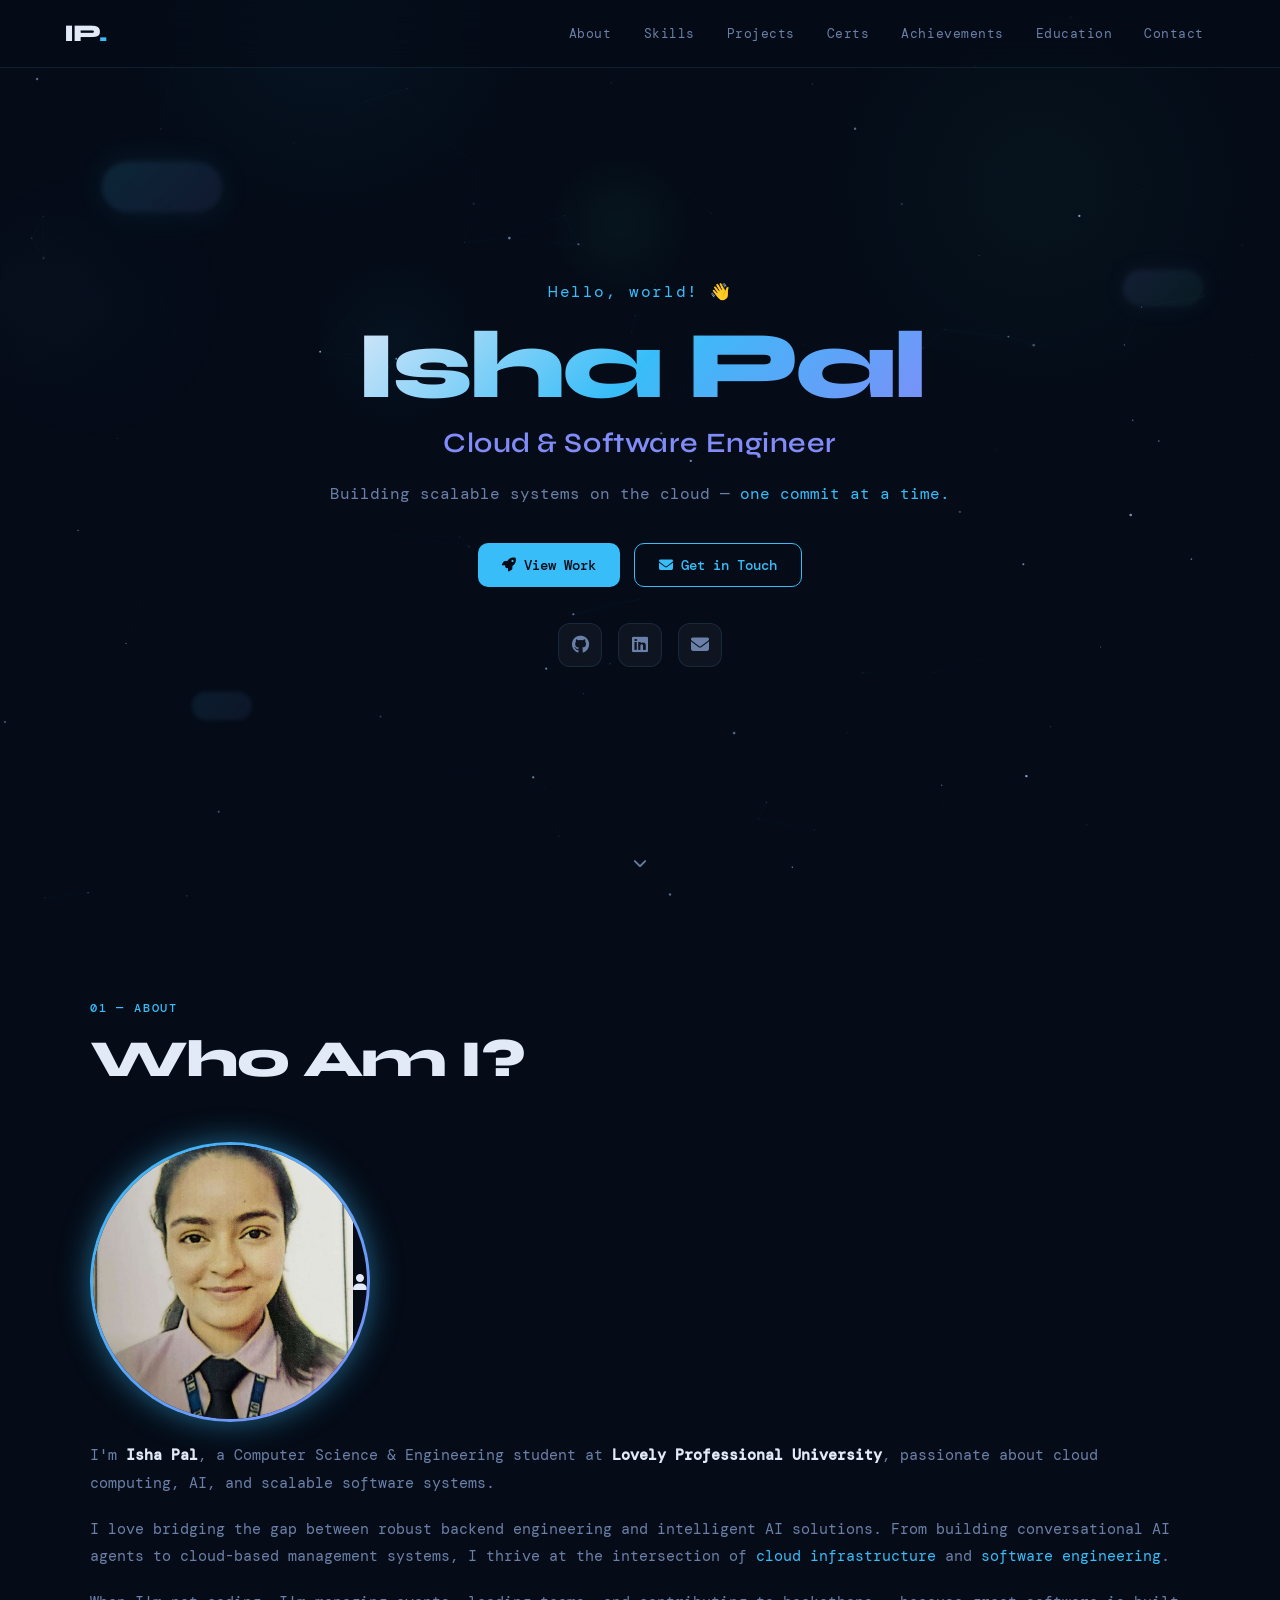
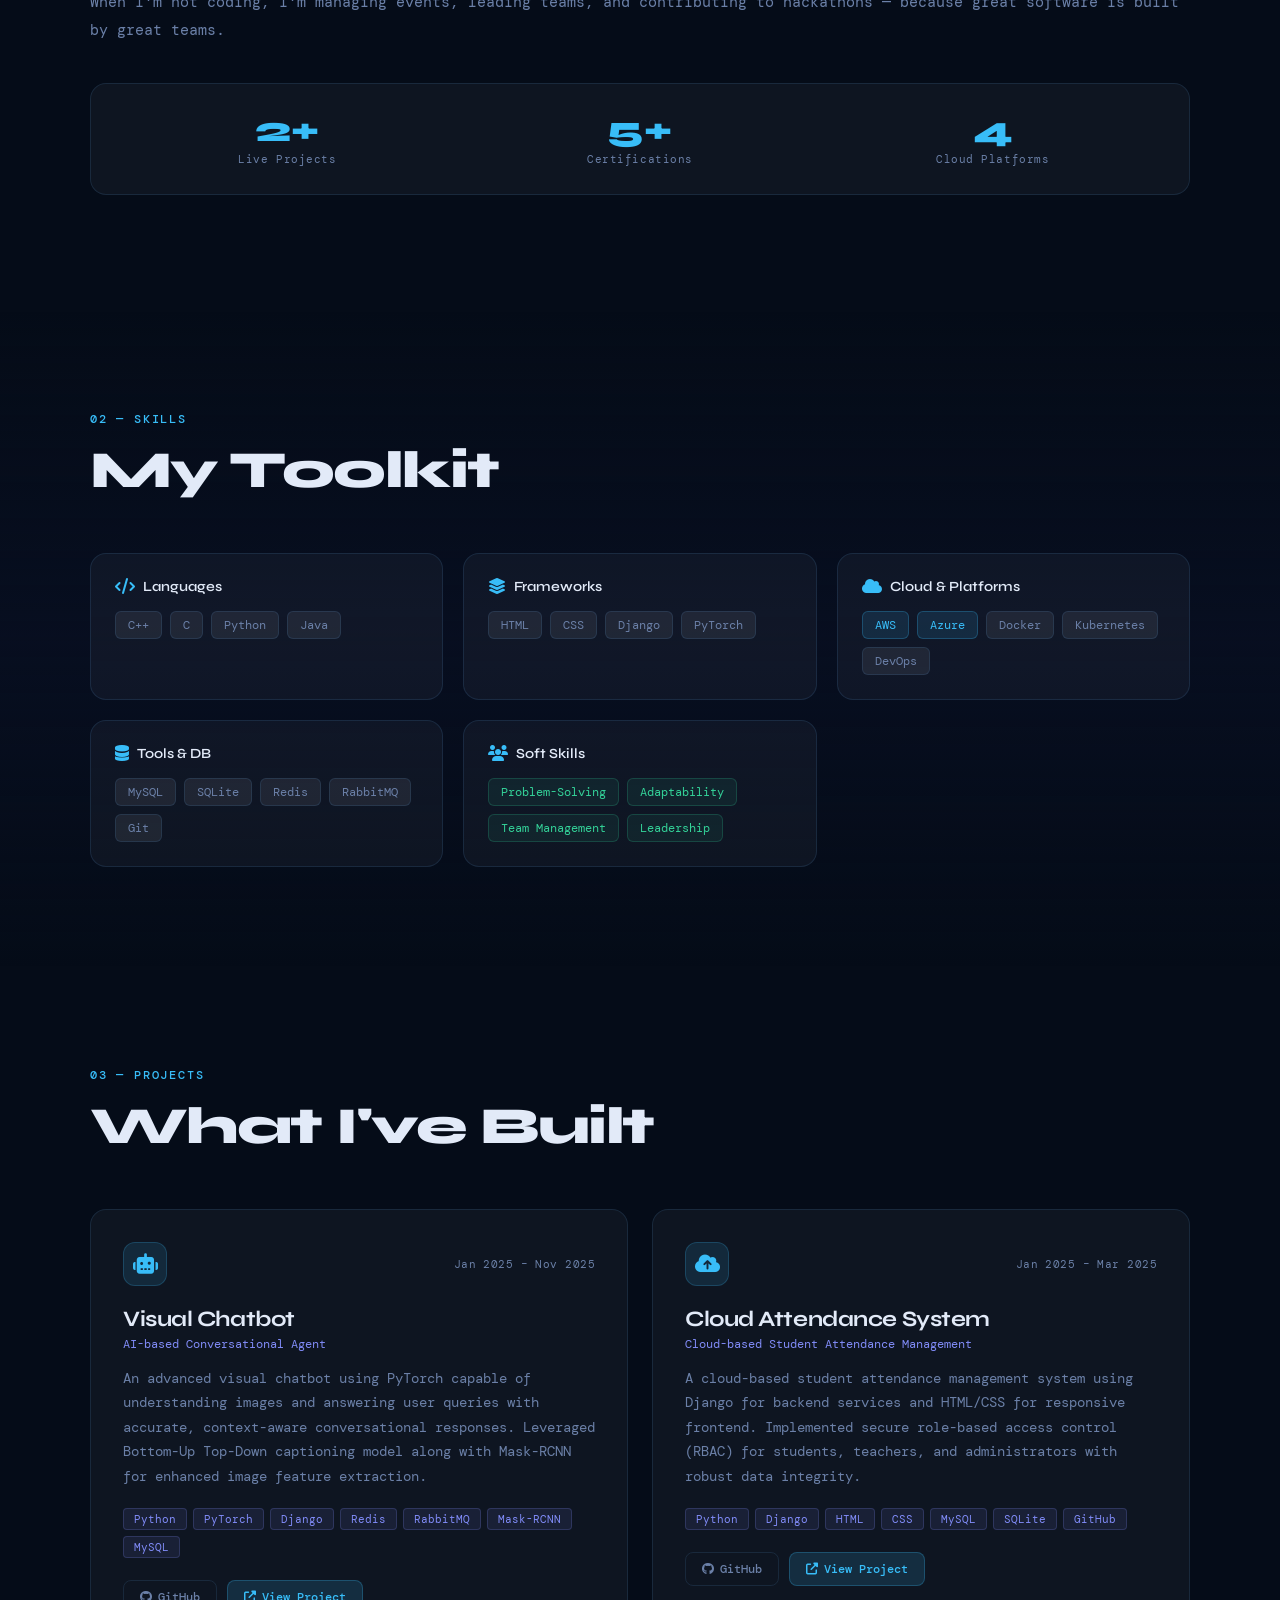
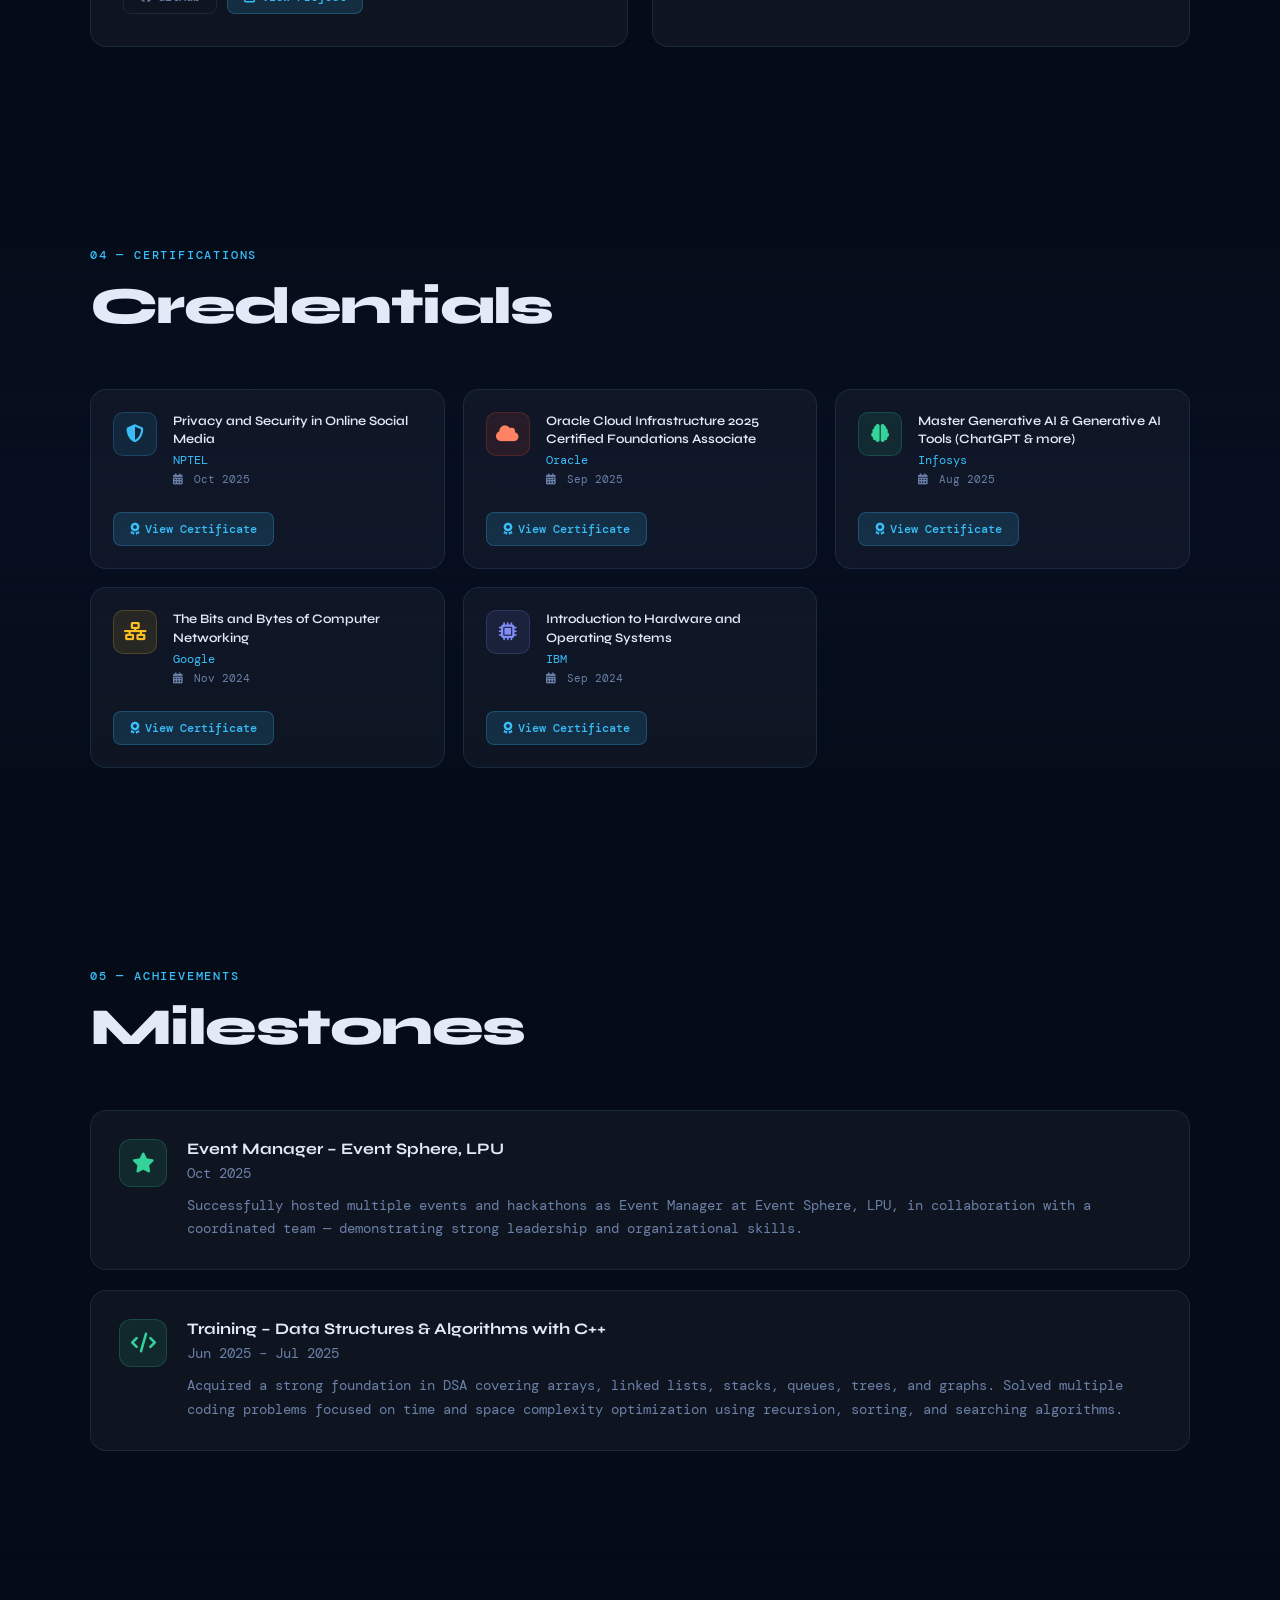
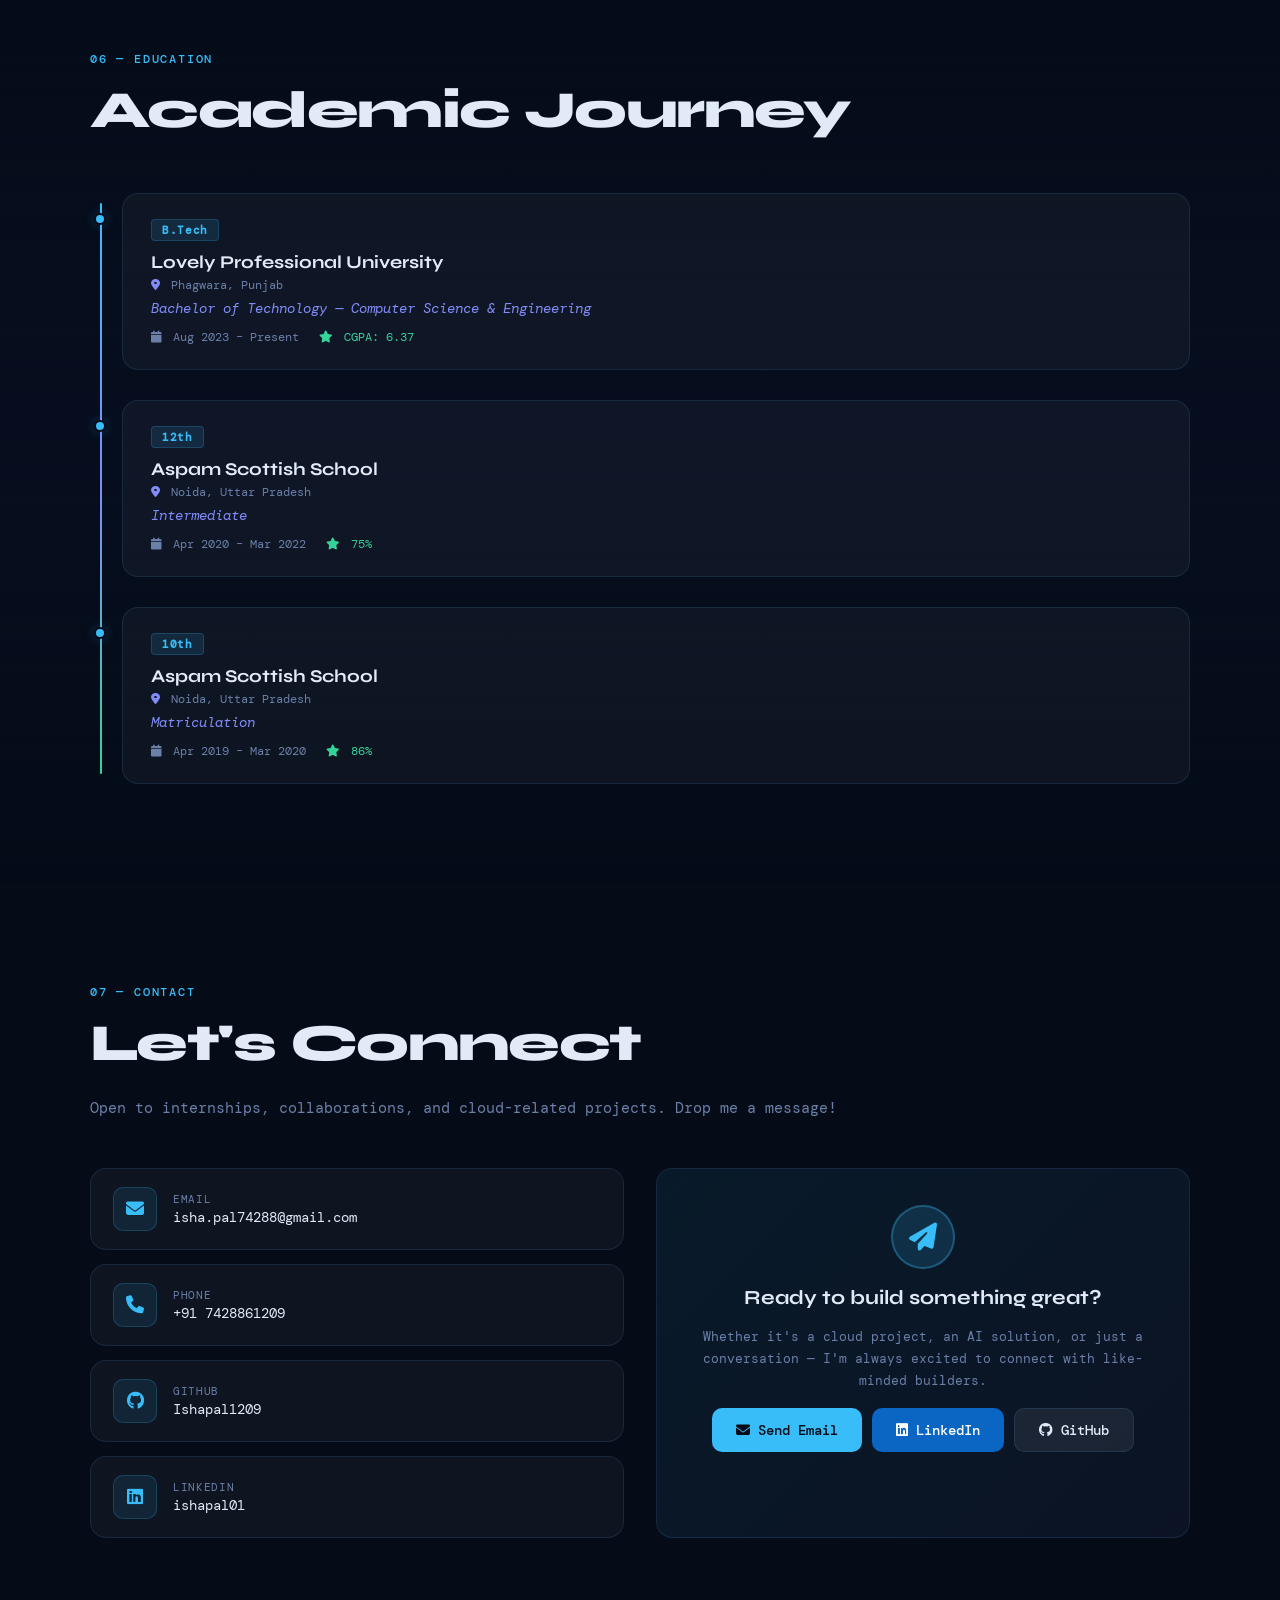
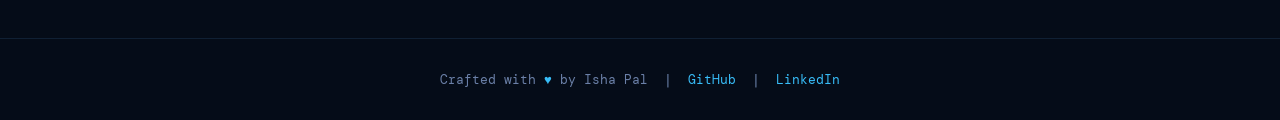
<file: index.html>
<!DOCTYPE html>
<html lang="en">
<head>
  <meta charset="UTF-8" />
  <meta name="viewport" content="width=device-width, initial-scale=1.0" />
  <title>Isha Pal | Cloud & Software Engineer</title>
  <link rel="stylesheet" href="style.css" />
  <link rel="stylesheet" href="https://cdnjs.cloudflare.com/ajax/libs/font-awesome/6.5.0/css/all.min.css" />
  <link href="https://fonts.googleapis.com/css2?family=Syne:wght@400;600;700;800&family=DM+Mono:wght@300;400;500&display=swap" rel="stylesheet" />
</head>
<body>

  <!-- LOADER -->
  <div id="loader">
    <div class="loader-inner">
      <div class="loader-cloud">
        <div class="cloud-body"></div>
        <div class="cloud-puff c1"></div>
        <div class="cloud-puff c2"></div>
        <div class="cloud-puff c3"></div>
      </div>
      <p class="loader-text">Launching into the cloud<span class="dots">...</span></p>
    </div>
  </div>

  <!-- ANIMATED BACKGROUND -->
  <canvas id="bgCanvas"></canvas>

  <!-- NAVBAR -->
  <header id="navbar">
    <div class="nav-container">
      <a class="nav-logo" href="#hero">IP<span class="dot">.</span></a>
      <nav class="nav-links" id="navLinks">
        <a href="#about">About</a>
        <a href="#skills">Skills</a>
        <a href="#projects">Projects</a>
        <a href="#certifications">Certs</a>
        <a href="#achievements">Achievements</a>
        <a href="#education">Education</a>
        <a href="#contact">Contact</a>
      </nav>
      <button class="hamburger" id="hamburger" aria-label="Toggle menu">
        <span></span><span></span><span></span>
      </button>
    </div>
  </header>

  <!-- HERO -->
  <section id="hero">
    <div class="hero-content">
      <p class="hero-greeting reveal">Hello, world! 👋</p>
      <h1 class="hero-name reveal">Isha Pal</h1>
      <h2 class="hero-role reveal">Cloud & Software Engineer</h2>
      <p class="hero-tagline reveal">Building scalable systems on the cloud — <span class="accent">one commit at a time.</span></p>
      <div class="hero-cta reveal">
        <a href="#projects" class="btn btn-primary"><i class="fas fa-rocket"></i> View Work</a>
        <a href="#contact" class="btn btn-outline"><i class="fas fa-envelope"></i> Get in Touch</a>
      </div>
      <div class="hero-socials reveal">
        <a href="https://github.com/Ishapal1209" target="_blank" title="GitHub"><i class="fab fa-github"></i></a>
        <a href="https://www.linkedin.com/in/ishapal01" target="_blank" title="LinkedIn"><i class="fab fa-linkedin"></i></a>
        <a href="mailto:isha.pal74288@gmail.com" title="Email"><i class="fas fa-envelope"></i></a>
      </div>
    </div>
    <div class="hero-float">
      <div class="float-cloud fc1"></div>
      <div class="float-cloud fc2"></div>
      <div class="float-cloud fc3"></div>
    </div>
    <div class="scroll-hint"><i class="fas fa-chevron-down"></i></div>
  </section>

  <!-- ABOUT -->
  <section id="about">
    <div class="section-container">
      <div class="section-label">01 &mdash; About</div>
      <h2 class="section-title">Who Am I?</h2>
      <div class="about-grid">

        
        <div class="about-photo-wrap">
          <div class="about-photo-card">
            <img src="[data-uri]" alt="Isha Pal" class="about-photo" onerror="this.style.display='none';this.nextElementSibling.style.display='flex';" />
            <div class="about-photo-fallback">
              <i class="fas fa-user"></i>
            </div>
          </div>
          
        </div>




        <div class="about-text">
          <p>I'm <strong>Isha Pal</strong>, a Computer Science & Engineering student at <strong>Lovely Professional University</strong>, passionate about cloud computing, AI, and scalable software systems.</p>
          <p>I love bridging the gap between robust backend engineering and intelligent AI solutions. From building conversational AI agents to cloud-based management systems, I thrive at the intersection of <span class="accent">cloud infrastructure</span> and <span class="accent">software engineering</span>.</p>
          <p>When I'm not coding, I'm managing events, leading teams, and contributing to hackathons — because great software is built by great teams.</p>
        </div>
        <div class="about-card-wrap">
          <div class="about-stat-card">
            <div class="stat"><span class="big-num">2+</span><span class="stat-label">Live Projects</span></div>
            <div class="stat"><span class="big-num">5+</span><span class="stat-label">Certifications</span></div>
            <div class="stat"><span class="big-num">4</span><span class="stat-label">Cloud Platforms</span></div>
          </div>

          

 
 
        </div>
      </div>
    </div>
  </section>

  <!-- SKILLS -->
  <section id="skills">
    <div class="section-container">
      <div class="section-label">02 &mdash; Skills</div>
      <h2 class="section-title">My Toolkit</h2>
      <div class="skills-grid">

        <div class="skill-category">
          <div class="skill-cat-header"><i class="fas fa-code"></i> Languages</div>
          <div class="skill-tags">
            <span class="skill-tag">C++</span>
            <span class="skill-tag">C</span>
            <span class="skill-tag">Python</span>
            <span class="skill-tag">Java</span>
          </div>
        </div>

        <div class="skill-category">
          <div class="skill-cat-header"><i class="fas fa-layer-group"></i> Frameworks</div>
          <div class="skill-tags">
            <span class="skill-tag">HTML</span>
            <span class="skill-tag">CSS</span>
            <span class="skill-tag">Django</span>
            <span class="skill-tag">PyTorch</span>
          </div>
        </div>

        <div class="skill-category">
          <div class="skill-cat-header"><i class="fas fa-cloud"></i> Cloud & Platforms</div>
          <div class="skill-tags">
            <span class="skill-tag highlight">AWS</span>
            <span class="skill-tag highlight">Azure</span>
            <span class="skill-tag">Docker</span>
            <span class="skill-tag">Kubernetes</span>
            <span class="skill-tag">DevOps</span>
          </div>
        </div>

        <div class="skill-category">
          <div class="skill-cat-header"><i class="fas fa-database"></i> Tools & DB</div>
          <div class="skill-tags">
            <span class="skill-tag">MySQL</span>
            <span class="skill-tag">SQLite</span>
            <span class="skill-tag">Redis</span>
            <span class="skill-tag">RabbitMQ</span>
            <span class="skill-tag">Git</span>
          </div>
        </div>

        <div class="skill-category">
          <div class="skill-cat-header"><i class="fas fa-users"></i> Soft Skills</div>
          <div class="skill-tags">
            <span class="skill-tag soft">Problem-Solving</span>
            <span class="skill-tag soft">Adaptability</span>
            <span class="skill-tag soft">Team Management</span>
            <span class="skill-tag soft">Leadership</span>
          </div>
        </div>

      </div>
    </div>
  </section>

  <!-- PROJECTS -->
  <section id="projects">
    <div class="section-container">
      <div class="section-label">03 &mdash; Projects</div>
      <h2 class="section-title">What I've Built</h2>
      <div class="projects-grid">

        <div class="project-card">
          <div class="project-glow"></div>
          <div class="project-header">
            <div class="project-icon"><i class="fas fa-robot"></i></div>
            <div class="project-date">Jan 2025 – Nov 2025</div>
          </div>
          <h3 class="project-title">Visual Chatbot</h3>
          <p class="project-subtitle">AI-based Conversational Agent</p>
          <p class="project-desc">An advanced visual chatbot using PyTorch capable of understanding images and answering user queries with accurate, context-aware conversational responses. Leveraged Bottom-Up Top-Down captioning model along with Mask-RCNN for enhanced image feature extraction.</p>
          <div class="project-tech">
            <span>Python</span><span>PyTorch</span><span>Django</span><span>Redis</span><span>RabbitMQ</span><span>Mask-RCNN</span><span>MySQL</span>
          </div>
          <div class="project-actions">
            <a href="https://github.com/Ishapal1209/Cloud-Chatbot" target="_blank" class="btn-sm btn-ghost"><i class="fab fa-github"></i> GitHub</a>
            <a href="https://github.com/Ishapal1209/Cloud-Chatbot" target="_blank" class="btn-sm btn-accent"><i class="fas fa-external-link-alt"></i> View Project</a>
          </div>
        </div>

        <div class="project-card">
          <div class="project-glow"></div>
          <div class="project-header">
            <div class="project-icon"><i class="fas fa-cloud-upload-alt"></i></div>
            <div class="project-date">Jan 2025 – Mar 2025</div>
          </div>
          <h3 class="project-title">Cloud Attendance System</h3>
          <p class="project-subtitle">Cloud-based Student Attendance Management</p>
          <p class="project-desc">A cloud-based student attendance management system using Django for backend services and HTML/CSS for responsive frontend. Implemented secure role-based access control (RBAC) for students, teachers, and administrators with robust data integrity.</p>
          <div class="project-tech">
            <span>Python</span><span>Django</span><span>HTML</span><span>CSS</span><span>MySQL</span><span>SQLite</span><span>GitHub</span>
          </div>
          <div class="project-actions">
            <a href="https://github.com/Ishapal1209/Attendance_System" target="_blank" class="btn-sm btn-ghost"><i class="fab fa-github"></i> GitHub</a>
            <a href="https://github.com/Ishapal1209/Attendance_System" target="_blank" class="btn-sm btn-accent"><i class="fas fa-external-link-alt"></i> View Project</a>
          </div>
        </div>

      </div>
    </div>
  </section>

  <!-- CERTIFICATIONS -->
  <section id="certifications">
    <div class="section-container">
      <div class="section-label">04 &mdash; Certifications</div>
      <h2 class="section-title">Credentials</h2>
      <div class="certs-grid">

        <div class="cert-card">
          <div class="cert-icon"><i class="fas fa-shield-alt"></i></div>
          <div class="cert-info">
            <h4>Privacy and Security in Online Social Media</h4>
            <p class="cert-issuer">NPTEL</p>
            <p class="cert-date"><i class="fas fa-calendar-alt"></i> Oct 2025</p>
          </div>
          <a href="https://drive.google.com/file/d/1hVRKiIvJrlV49EHWbtWeZMIc_-Uri99p/view?usp=drive_link" target="_blank" class="btn-sm btn-accent cert-btn">
            <i class="fas fa-award"></i> View Certificate
          </a>
        </div>

        <div class="cert-card">
          <div class="cert-icon oracle"><i class="fas fa-cloud"></i></div>
          <div class="cert-info">
            <h4>Oracle Cloud Infrastructure 2025 Certified Foundations Associate</h4>
            <p class="cert-issuer">Oracle</p>
            <p class="cert-date"><i class="fas fa-calendar-alt"></i> Sep 2025</p>
          </div>
          <a href="https://drive.google.com/file/d/1QtVoVuQj_x9uAbenZDH4IRsmLejxXWz0/view?usp=drive_link" target="_blank" class="btn-sm btn-accent cert-btn">
            <i class="fas fa-award"></i> View Certificate
          </a>
        </div>

        <div class="cert-card">
          <div class="cert-icon ai"><i class="fas fa-brain"></i></div>
          <div class="cert-info">
            <h4>Master Generative AI & Generative AI Tools (ChatGPT & more)</h4>
            <p class="cert-issuer">Infosys</p>
            <p class="cert-date"><i class="fas fa-calendar-alt"></i> Aug 2025</p>
          </div>
          <a href="https://drive.google.com/file/d/1oDdq-S439GA2mzJj1ZmYYxxelKiSl6Lq/view?usp=drive_link" target="_blank" class="btn-sm btn-accent cert-btn">
            <i class="fas fa-award"></i> View Certificate
          </a>
        </div>

        <div class="cert-card">
          <div class="cert-icon google"><i class="fas fa-network-wired"></i></div>
          <div class="cert-info">
            <h4>The Bits and Bytes of Computer Networking</h4>
            <p class="cert-issuer">Google</p>
            <p class="cert-date"><i class="fas fa-calendar-alt"></i> Nov 2024</p>
          </div>
          <a href="https://drive.google.com/file/d/1XEd9m3aHSle7PK4WHx6ffv4ovhqrGLqX/view?usp=drive_link" target="_blank" class="btn-sm btn-accent cert-btn">
            <i class="fas fa-award"></i> View Certificate
          </a>
        </div>

        <div class="cert-card">
          <div class="cert-icon ibm"><i class="fas fa-microchip"></i></div>
          <div class="cert-info">
            <h4>Introduction to Hardware and Operating Systems</h4>
            <p class="cert-issuer">IBM</p>
            <p class="cert-date"><i class="fas fa-calendar-alt"></i> Sep 2024</p>
          </div>
          <a href="https://drive.google.com/file/d/1oQnwqogo09c1a8SwmCBYnAraOeeNtEgq/view?usp=drive_link" target="_blank" class="btn-sm btn-accent cert-btn">
            <i class="fas fa-award"></i> View Certificate
          </a>
        </div>

      </div>
    </div>
  </section>

  <!-- ACHIEVEMENTS -->
  <section id="achievements">
    <div class="section-container">
      <div class="section-label">05 &mdash; Achievements</div>
      <h2 class="section-title">Milestones</h2>
      <div class="achievements-list">
        <div class="achievement-item">
          <div class="achievement-icon"><i class="fas fa-star"></i></div>
          <div class="achievement-content">
            <h4>Event Manager – Event Sphere, LPU</h4>
            <p class="achievement-date">Oct 2025</p>
            <p>Successfully hosted multiple events and hackathons as Event Manager at Event Sphere, LPU, in collaboration with a coordinated team — demonstrating strong leadership and organizational skills.</p>
          </div>
        </div>
        <div class="achievement-item">
          <div class="achievement-icon"><i class="fas fa-code"></i></div>
          <div class="achievement-content">
            <h4>Training – Data Structures & Algorithms with C++</h4>
            <p class="achievement-date">Jun 2025 – Jul 2025</p>
            <p>Acquired a strong foundation in DSA covering arrays, linked lists, stacks, queues, trees, and graphs. Solved multiple coding problems focused on time and space complexity optimization using recursion, sorting, and searching algorithms.</p>
          </div>
        </div>
      </div>
    </div>
  </section>

  <!-- EDUCATION -->
  <section id="education">
    <div class="section-container">
      <div class="section-label">06 &mdash; Education</div>
      <h2 class="section-title">Academic Journey</h2>
      <div class="education-timeline">

        <div class="edu-item">
          <div class="edu-dot"></div>
          <div class="edu-card">
            <div class="edu-badge">B.Tech</div>
            <h4>Lovely Professional University</h4>
            <p class="edu-location"><i class="fas fa-map-marker-alt"></i> Phagwara, Punjab</p>
            <p class="edu-degree">Bachelor of Technology — Computer Science & Engineering</p>
            <div class="edu-meta">
              <span><i class="fas fa-calendar"></i> Aug 2023 – Present</span>
              <span class="edu-grade"><i class="fas fa-star"></i> CGPA: 6.37</span>
            </div>
          </div>
        </div>

        <div class="edu-item">
          <div class="edu-dot"></div>
          <div class="edu-card">
            <div class="edu-badge">12th</div>
            <h4>Aspam Scottish School</h4>
            <p class="edu-location"><i class="fas fa-map-marker-alt"></i> Noida, Uttar Pradesh</p>
            <p class="edu-degree">Intermediate</p>
            <div class="edu-meta">
              <span><i class="fas fa-calendar"></i> Apr 2020 – Mar 2022</span>
              <span class="edu-grade"><i class="fas fa-star"></i> 75%</span>
            </div>
          </div>
        </div>

        <div class="edu-item">
          <div class="edu-dot"></div>
          <div class="edu-card">
            <div class="edu-badge">10th</div>
            <h4>Aspam Scottish School</h4>
            <p class="edu-location"><i class="fas fa-map-marker-alt"></i> Noida, Uttar Pradesh</p>
            <p class="edu-degree">Matriculation</p>
            <div class="edu-meta">
              <span><i class="fas fa-calendar"></i> Apr 2019 – Mar 2020</span>
              <span class="edu-grade"><i class="fas fa-star"></i> 86%</span>
            </div>
          </div>
        </div>

      </div>
    </div>
  </section>

  <!-- CONTACT -->
  <section id="contact">
    <div class="section-container">
      <div class="section-label">07 &mdash; Contact</div>
      <h2 class="section-title">Let's Connect</h2>
      <p class="contact-tagline">Open to internships, collaborations, and cloud-related projects. Drop me a message!</p>
      <div class="contact-grid">
        <div class="contact-info">
          <a href="mailto:isha.pal74288@gmail.com" class="contact-item">
            <div class="contact-icon"><i class="fas fa-envelope"></i></div>
            <div>
              <p class="contact-label">Email</p>
              <p class="contact-value">isha.pal74288@gmail.com</p>
            </div>
          </a>
          <a href="tel:+917428861209" class="contact-item">
            <div class="contact-icon"><i class="fas fa-phone"></i></div>
            <div>
              <p class="contact-label">Phone</p>
              <p class="contact-value">+91 7428861209</p>
            </div>
          </a>
          <a href="https://github.com/Ishapal1209" target="_blank" class="contact-item">
            <div class="contact-icon"><i class="fab fa-github"></i></div>
            <div>
              <p class="contact-label">GitHub</p>
              <p class="contact-value">Ishapal1209</p>
            </div>
          </a>
          <a href="https://www.linkedin.com/in/ishapal01" target="_blank" class="contact-item">
            <div class="contact-icon"><i class="fab fa-linkedin"></i></div>
            <div>
              <p class="contact-label">LinkedIn</p>
              <p class="contact-value">ishapal01</p>
            </div>
          </a>
        </div>

        <div class="contact-cta-box">
          <div class="cta-cloud-icon"><i class="fas fa-paper-plane"></i></div>
          <h3>Ready to build something great?</h3>
          <p>Whether it's a cloud project, an AI solution, or just a conversation — I'm always excited to connect with like-minded builders.</p>
          <div class="cta-buttons">
            <a href="mailto:isha.pal74288@gmail.com" class="btn btn-primary"><i class="fas fa-envelope"></i> Send Email</a>
            <a href="https://www.linkedin.com/in/ishapal01" target="_blank" class="btn btn-linkedin"><i class="fab fa-linkedin"></i> LinkedIn</a>
            <a href="https://github.com/Ishapal1209" target="_blank" class="btn btn-github"><i class="fab fa-github"></i> GitHub</a>
          </div>
        </div>
      </div>
    </div>
  </section>

  <!-- FOOTER -->
  <footer>
    <p>Crafted with <span class="accent">♥</span> by Isha Pal &nbsp;|&nbsp; <a href="https://github.com/Ishapal1209" target="_blank">GitHub</a> &nbsp;|&nbsp; <a href="https://www.linkedin.com/in/ishapal01" target="_blank">LinkedIn</a></p>
  </footer>

  <script src="script.js"></script>
</body>
</html>
</file>
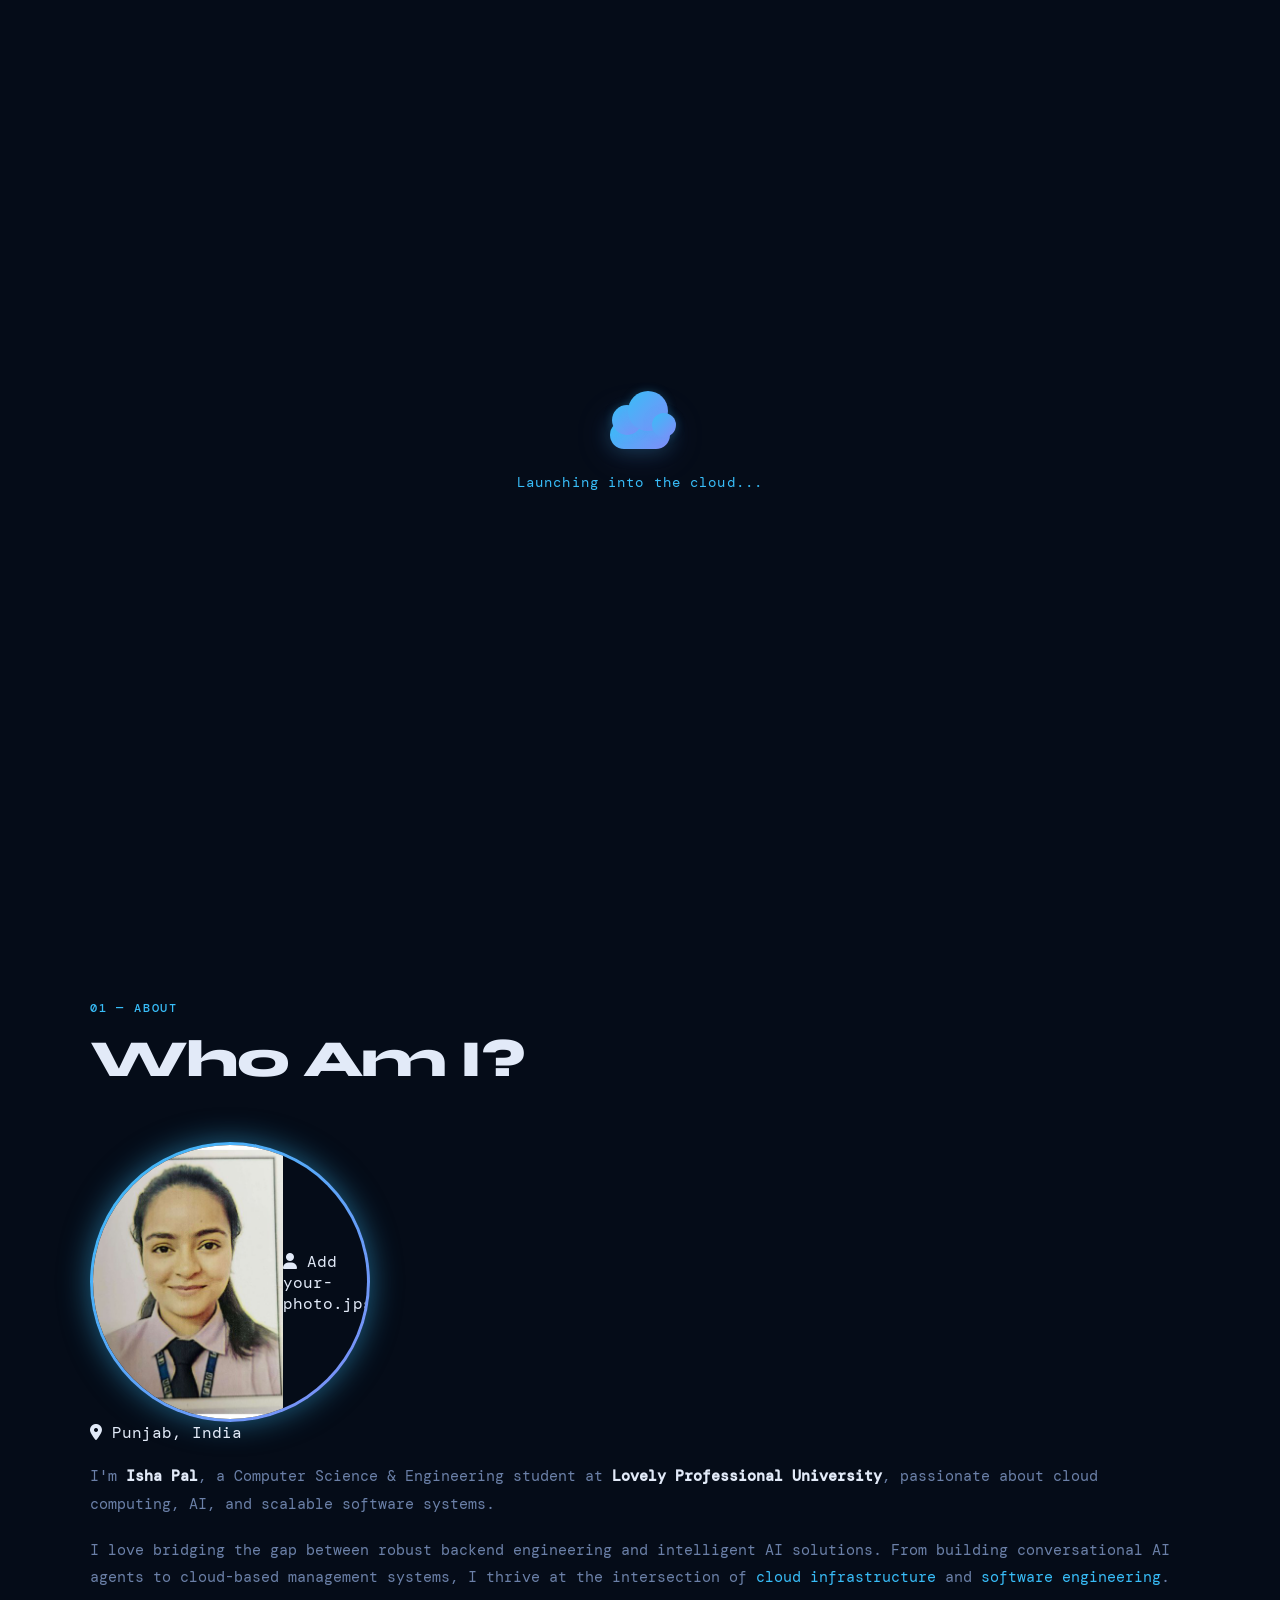
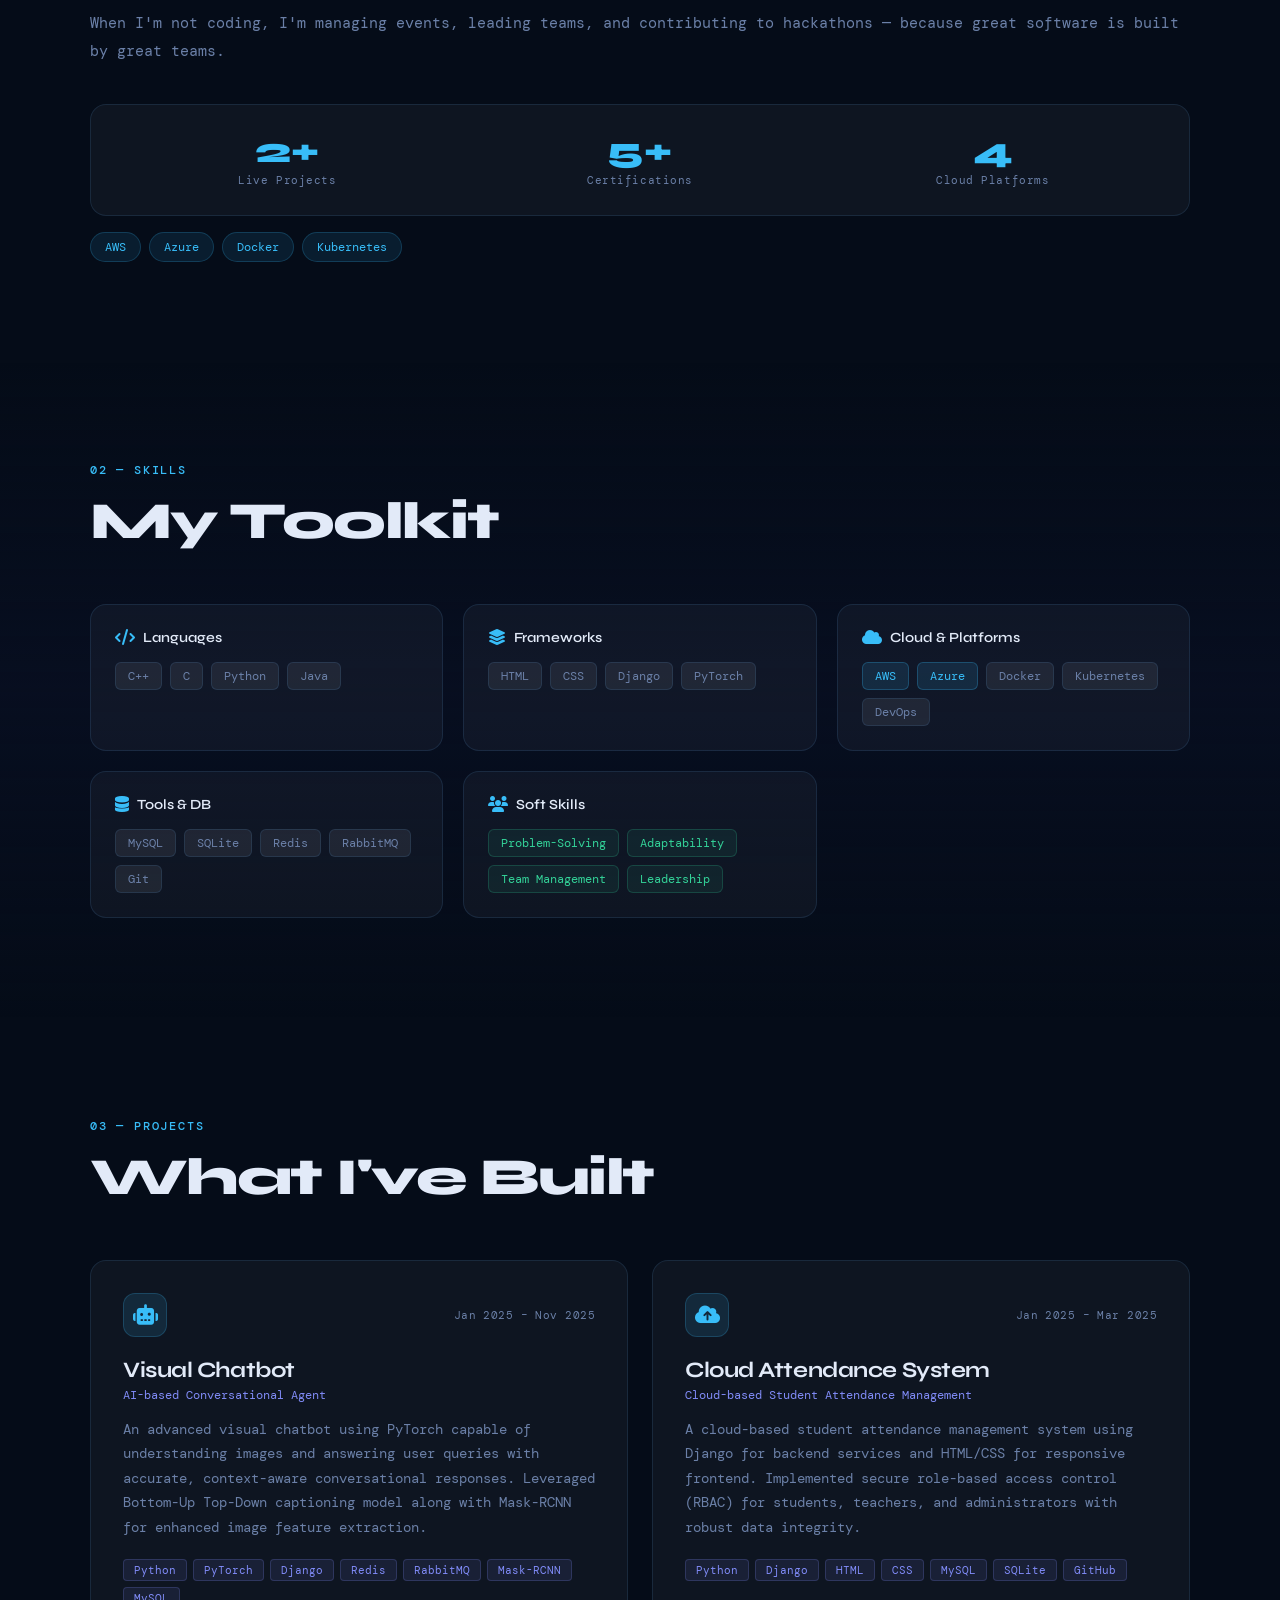
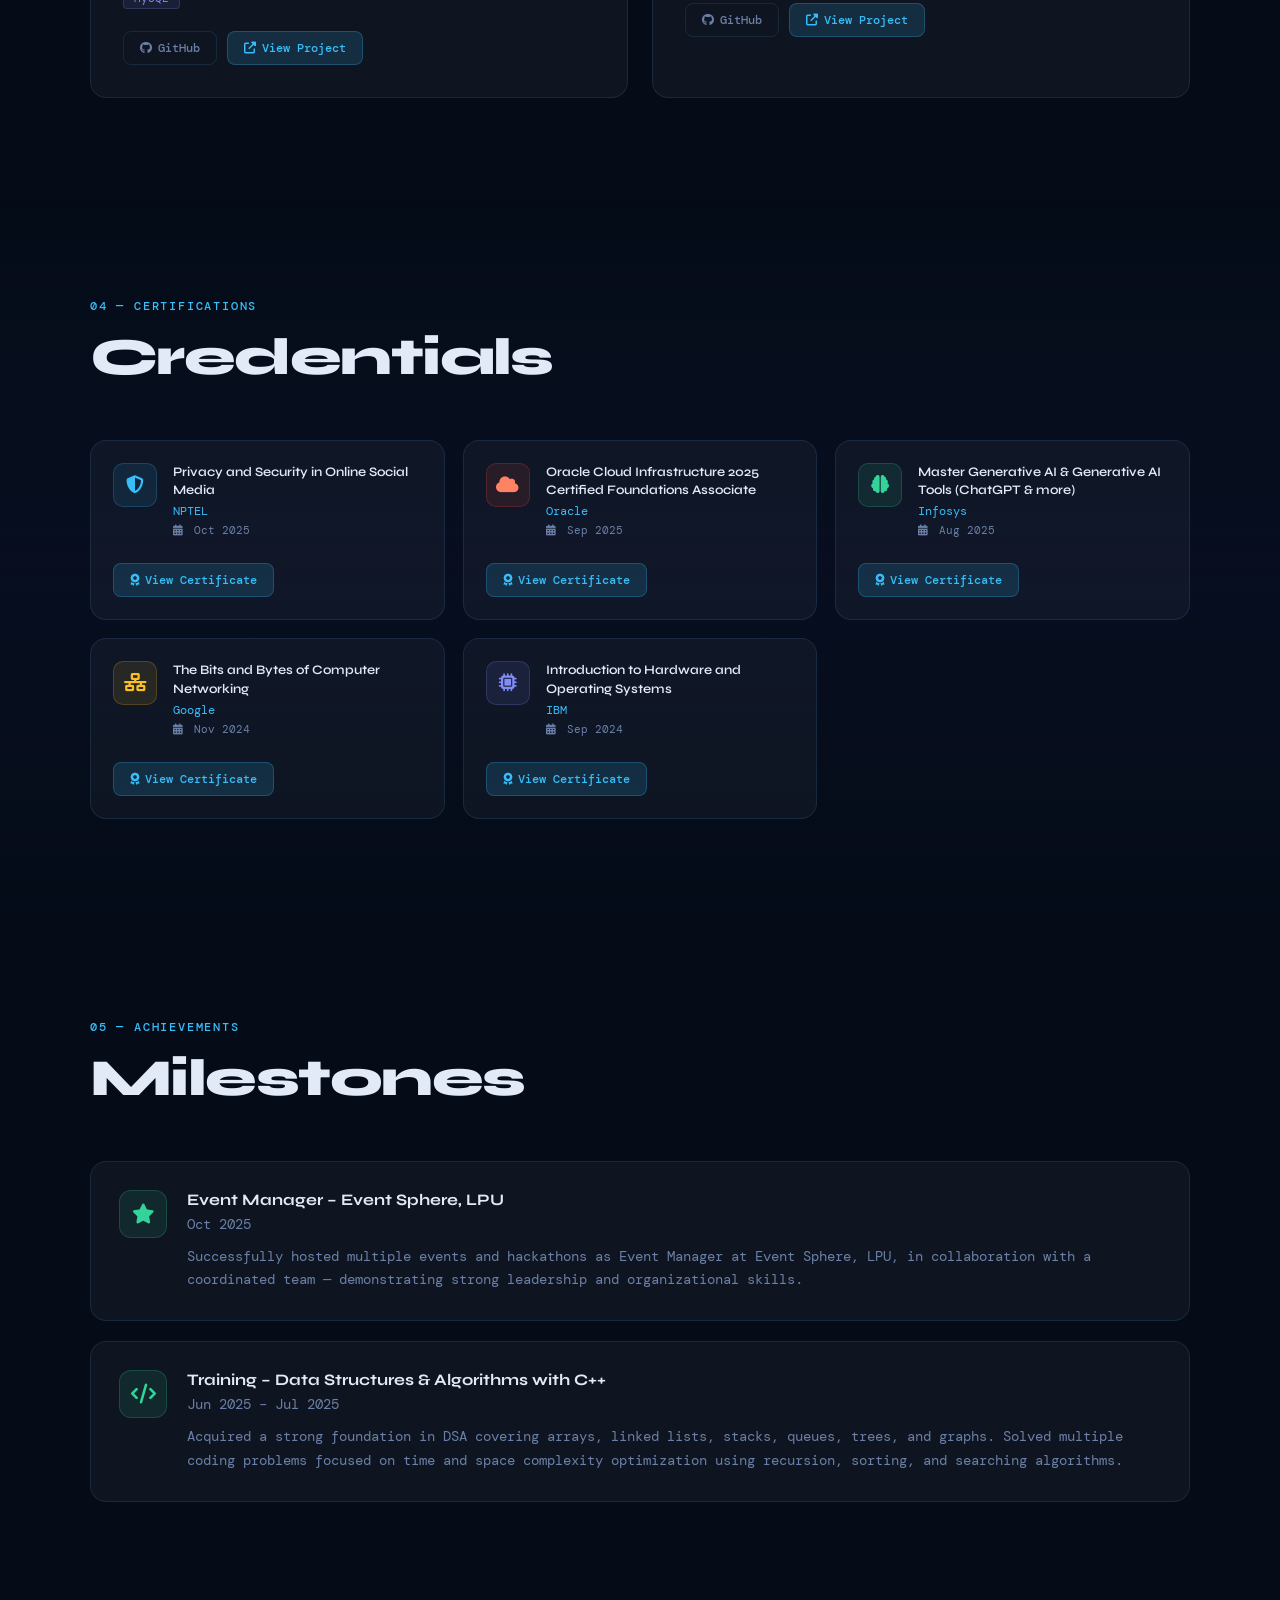
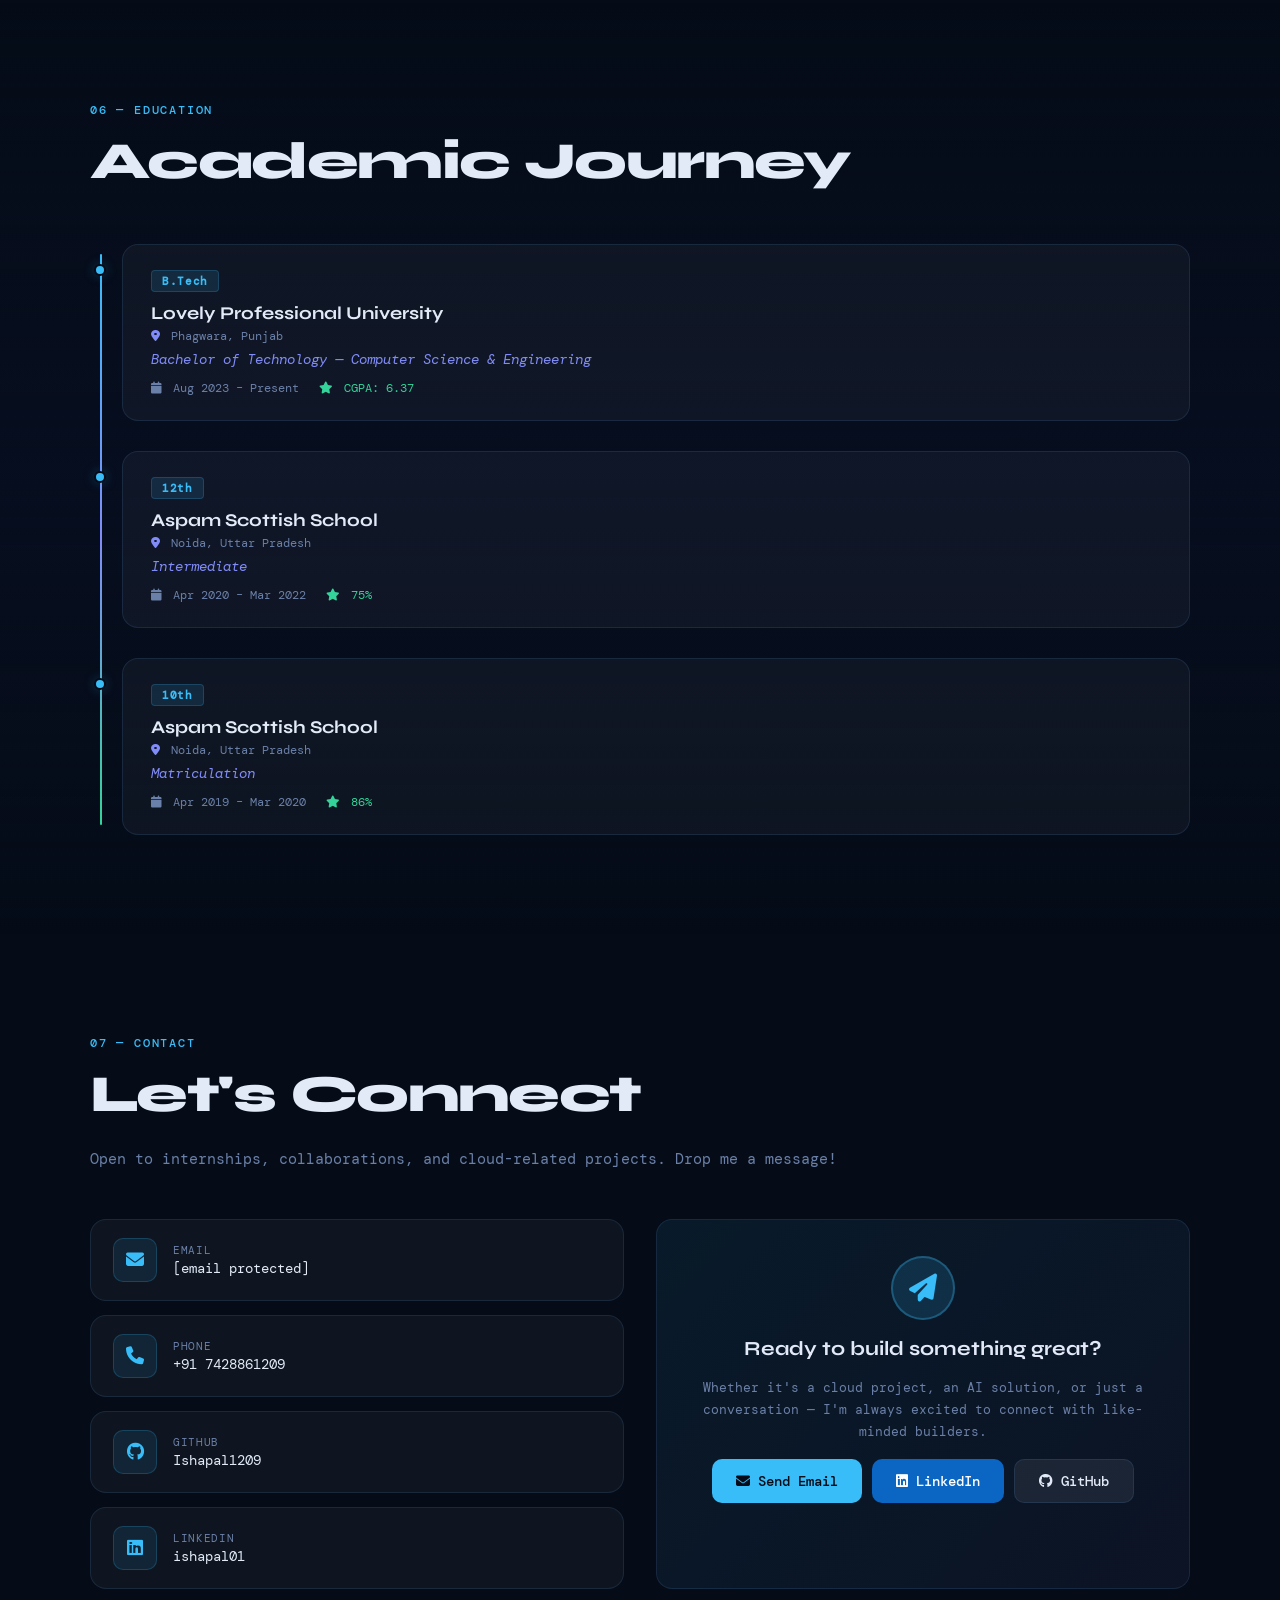
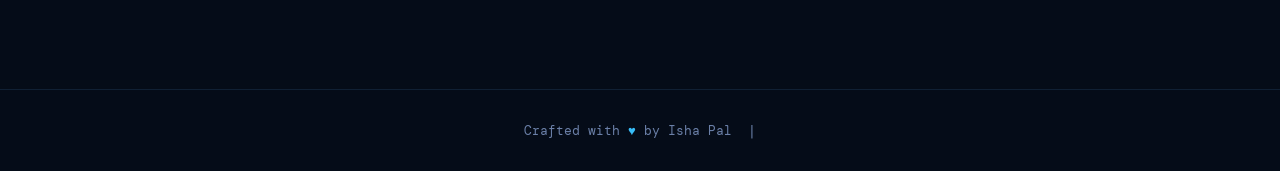
<file: extra.html>
<!DOCTYPE html>
<html lang="en">
<head>
  <meta charset="UTF-8" />
  <meta name="viewport" content="width=device-width, initial-scale=1.0" />
  <title>Isha Pal | Cloud & Software Engineer</title>
  <link rel="stylesheet" href="style.css" />
  <link rel="stylesheet" href="https://cdnjs.cloudflare.com/ajax/libs/font-awesome/6.5.0/css/all.min.css" />
  <link href="https://fonts.googleapis.com/css2?family=Syne:wght@400;600;700;800&family=DM+Mono:wght@300;400;500&display=swap" rel="stylesheet" />
</head>
<body>

  <!-- LOADER -->
  <div id="loader">
    <div class="loader-inner">
      <div class="loader-cloud">
        <div class="cloud-body"></div>
        <div class="cloud-puff c1"></div>
        <div class="cloud-puff c2"></div>
        <div class="cloud-puff c3"></div>
      </div>
      <p class="loader-text">Launching into the cloud<span class="dots">...</span></p>
    </div>
  </div>

  <!-- ANIMATED BACKGROUND -->
  <canvas id="bgCanvas"></canvas>

  <!-- NAVBAR -->
  <header id="navbar">
    <div class="nav-container">
      <a class="nav-logo" href="#hero">IP<span class="dot">.</span></a>
      <nav class="nav-links" id="navLinks">
        <a href="#about">About</a>
        <a href="#skills">Skills</a>
        <a href="#projects">Projects</a>
        <a href="#certifications">Certs</a>
        <a href="#achievements">Achievements</a>
        <a href="#education">Education</a>
        <a href="#contact">Contact</a>
      </nav>
      <button class="hamburger" id="hamburger" aria-label="Toggle menu">
        <span></span><span></span><span></span>
      </button>
    </div>
  </header>

  <!-- HERO -->
  <section id="hero">
    <div class="hero-content">
      <p class="hero-greeting reveal">Hello, world! 👋</p>
      <h1 class="hero-name reveal">Isha Pal</h1>
      <h2 class="hero-role reveal">Cloud & Software Engineer</h2>
      <p class="hero-tagline reveal">Building scalable systems on the cloud — <span class="accent">one commit at a time.</span></p>
      <div class="hero-cta reveal">
        <a href="#projects" class="btn btn-primary"><i class="fas fa-rocket"></i> View Work</a>
        <a href="#contact" class="btn btn-outline"><i class="fas fa-envelope"></i> Get in Touch</a>
      </div>
      <div class="hero-socials reveal">
        <a href="https://github.com/Ishapal1209" target="_blank" title="GitHub"><i class="fab fa-github"></i></a>
        <a href="https://www.linkedin.com/in/ishapal01" target="_blank" title="LinkedIn"><i class="fab fa-linkedin"></i></a>
        <a href="/cdn-cgi/l/email-protection#c6afb5aea7e8b6a7aaf1f2f4fefe86a1aba7afaae8a5a9ab" title="Email"><i class="fas fa-envelope"></i></a>
      </div>
    </div>
    <div class="hero-float">
      <div class="float-cloud fc1"></div>
      <div class="float-cloud fc2"></div>
      <div class="float-cloud fc3"></div>
    </div>
    <div class="scroll-hint"><i class="fas fa-chevron-down"></i></div>
  </section>

  <!-- ABOUT -->
  <section id="about">
    <div class="section-container">
      <div class="section-label">01 &mdash; About</div>
      <h2 class="section-title">Who Am I?</h2>
      <div class="about-grid">

        <!-- ▸ Replace "your-photo.jpg" with your actual image file name -->
        <div class="about-photo-wrap">
          <div class="about-photo-card">
            <img src="[data-uri]" alt="Isha Pal" class="about-photo" onerror="this.style.display='none';this.nextElementSibling.style.display='flex';" />
            <div class="about-photo-fallback">
              <i class="fas fa-user"></i>
              <span>Add your-photo.jpg</span>
            </div>
          </div>
          <div class="about-photo-tag"><i class="fas fa-map-marker-alt"></i> Punjab, India</div>
        </div>

        <div class="about-text">
          <p>I'm <strong>Isha Pal</strong>, a Computer Science & Engineering student at <strong>Lovely Professional University</strong>, passionate about cloud computing, AI, and scalable software systems.</p>
          <p>I love bridging the gap between robust backend engineering and intelligent AI solutions. From building conversational AI agents to cloud-based management systems, I thrive at the intersection of <span class="accent">cloud infrastructure</span> and <span class="accent">software engineering</span>.</p>
          <p>When I'm not coding, I'm managing events, leading teams, and contributing to hackathons — because great software is built by great teams.</p>
        </div>
        <div class="about-card-wrap">
          <div class="about-stat-card">
            <div class="stat"><span class="big-num">2+</span><span class="stat-label">Live Projects</span></div>
            <div class="stat"><span class="big-num">5+</span><span class="stat-label">Certifications</span></div>
            <div class="stat"><span class="big-num">4</span><span class="stat-label">Cloud Platforms</span></div>
          </div>
          <div class="about-badge-row">
            <span class="badge">AWS</span>
            <span class="badge">Azure</span>
            <span class="badge">Docker</span>
            <span class="badge">Kubernetes</span>
          </div>
        </div>
      </div>
    </div>
  </section>

  <!-- SKILLS -->
  <section id="skills">
    <div class="section-container">
      <div class="section-label">02 &mdash; Skills</div>
      <h2 class="section-title">My Toolkit</h2>
      <div class="skills-grid">

        <div class="skill-category">
          <div class="skill-cat-header"><i class="fas fa-code"></i> Languages</div>
          <div class="skill-tags">
            <span class="skill-tag">C++</span>
            <span class="skill-tag">C</span>
            <span class="skill-tag">Python</span>
            <span class="skill-tag">Java</span>
          </div>
        </div>

        <div class="skill-category">
          <div class="skill-cat-header"><i class="fas fa-layer-group"></i> Frameworks</div>
          <div class="skill-tags">
            <span class="skill-tag">HTML</span>
            <span class="skill-tag">CSS</span>
            <span class="skill-tag">Django</span>
            <span class="skill-tag">PyTorch</span>
          </div>
        </div>

        <div class="skill-category">
          <div class="skill-cat-header"><i class="fas fa-cloud"></i> Cloud & Platforms</div>
          <div class="skill-tags">
            <span class="skill-tag highlight">AWS</span>
            <span class="skill-tag highlight">Azure</span>
            <span class="skill-tag">Docker</span>
            <span class="skill-tag">Kubernetes</span>
            <span class="skill-tag">DevOps</span>
          </div>
        </div>

        <div class="skill-category">
          <div class="skill-cat-header"><i class="fas fa-database"></i> Tools & DB</div>
          <div class="skill-tags">
            <span class="skill-tag">MySQL</span>
            <span class="skill-tag">SQLite</span>
            <span class="skill-tag">Redis</span>
            <span class="skill-tag">RabbitMQ</span>
            <span class="skill-tag">Git</span>
          </div>
        </div>

        <div class="skill-category">
          <div class="skill-cat-header"><i class="fas fa-users"></i> Soft Skills</div>
          <div class="skill-tags">
            <span class="skill-tag soft">Problem-Solving</span>
            <span class="skill-tag soft">Adaptability</span>
            <span class="skill-tag soft">Team Management</span>
            <span class="skill-tag soft">Leadership</span>
          </div>
        </div>

      </div>
    </div>
  </section>

  <!-- PROJECTS -->
  <section id="projects">
    <div class="section-container">
      <div class="section-label">03 &mdash; Projects</div>
      <h2 class="section-title">What I've Built</h2>
      <div class="projects-grid">

        <div class="project-card">
          <div class="project-glow"></div>
          <div class="project-header">
            <div class="project-icon"><i class="fas fa-robot"></i></div>
            <div class="project-date">Jan 2025 – Nov 2025</div>
          </div>
          <h3 class="project-title">Visual Chatbot</h3>
          <p class="project-subtitle">AI-based Conversational Agent</p>
          <p class="project-desc">An advanced visual chatbot using PyTorch capable of understanding images and answering user queries with accurate, context-aware conversational responses. Leveraged Bottom-Up Top-Down captioning model along with Mask-RCNN for enhanced image feature extraction.</p>
          <div class="project-tech">
            <span>Python</span><span>PyTorch</span><span>Django</span><span>Redis</span><span>RabbitMQ</span><span>Mask-RCNN</span><span>MySQL</span>
          </div>
          <div class="project-actions">
            <a href="https://github.com/Ishapal1209/Cloud-Chatbot" target="_blank" class="btn-sm btn-ghost"><i class="fab fa-github"></i> GitHub</a>
            <a href="https://github.com/Ishapal1209/Cloud-Chatbot" target="_blank" class="btn-sm btn-accent"><i class="fas fa-external-link-alt"></i> View Project</a>
          </div>
        </div>

        <div class="project-card">
          <div class="project-glow"></div>
          <div class="project-header">
            <div class="project-icon"><i class="fas fa-cloud-upload-alt"></i></div>
            <div class="project-date">Jan 2025 – Mar 2025</div>
          </div>
          <h3 class="project-title">Cloud Attendance System</h3>
          <p class="project-subtitle">Cloud-based Student Attendance Management</p>
          <p class="project-desc">A cloud-based student attendance management system using Django for backend services and HTML/CSS for responsive frontend. Implemented secure role-based access control (RBAC) for students, teachers, and administrators with robust data integrity.</p>
          <div class="project-tech">
            <span>Python</span><span>Django</span><span>HTML</span><span>CSS</span><span>MySQL</span><span>SQLite</span><span>GitHub</span>
          </div>
          <div class="project-actions">
            <a href="https://github.com/Ishapal1209/Attendance_System" target="_blank" class="btn-sm btn-ghost"><i class="fab fa-github"></i> GitHub</a>
            <a href="https://github.com/Ishapal1209/Attendance_System" target="_blank" class="btn-sm btn-accent"><i class="fas fa-external-link-alt"></i> View Project</a>
          </div>
        </div>

      </div>
    </div>
  </section>

  <!-- CERTIFICATIONS -->
  <section id="certifications">
    <div class="section-container">
      <div class="section-label">04 &mdash; Certifications</div>
      <h2 class="section-title">Credentials</h2>
      <div class="certs-grid">

        <div class="cert-card">
          <div class="cert-icon"><i class="fas fa-shield-alt"></i></div>
          <div class="cert-info">
            <h4>Privacy and Security in Online Social Media</h4>
            <p class="cert-issuer">NPTEL</p>
            <p class="cert-date"><i class="fas fa-calendar-alt"></i> Oct 2025</p>
          </div>
          <a href="https://drive.google.com/file/d/1hVRKiIvJrlV49EHWbtWeZMIc_-Uri99p/view?usp=drive_link" target="_blank" class="btn-sm btn-accent cert-btn">
            <i class="fas fa-award"></i> View Certificate
          </a>
        </div>

        <div class="cert-card">
          <div class="cert-icon oracle"><i class="fas fa-cloud"></i></div>
          <div class="cert-info">
            <h4>Oracle Cloud Infrastructure 2025 Certified Foundations Associate</h4>
            <p class="cert-issuer">Oracle</p>
            <p class="cert-date"><i class="fas fa-calendar-alt"></i> Sep 2025</p>
          </div>
          <a href="https://drive.google.com/file/d/1QtVoVuQj_x9uAbenZDH4IRsmLejxXWz0/view?usp=drive_link" target="_blank" class="btn-sm btn-accent cert-btn">
            <i class="fas fa-award"></i> View Certificate
          </a>
        </div>

        <div class="cert-card">
          <div class="cert-icon ai"><i class="fas fa-brain"></i></div>
          <div class="cert-info">
            <h4>Master Generative AI & Generative AI Tools (ChatGPT & more)</h4>
            <p class="cert-issuer">Infosys</p>
            <p class="cert-date"><i class="fas fa-calendar-alt"></i> Aug 2025</p>
          </div>
          <a href="https://drive.google.com/file/d/1oDdq-S439GA2mzJj1ZmYYxxelKiSl6Lq/view?usp=drive_link" target="_blank" class="btn-sm btn-accent cert-btn">
            <i class="fas fa-award"></i> View Certificate
          </a>
        </div>

        <div class="cert-card">
          <div class="cert-icon google"><i class="fas fa-network-wired"></i></div>
          <div class="cert-info">
            <h4>The Bits and Bytes of Computer Networking</h4>
            <p class="cert-issuer">Google</p>
            <p class="cert-date"><i class="fas fa-calendar-alt"></i> Nov 2024</p>
          </div>
          <a href="https://drive.google.com/file/d/1XEd9m3aHSle7PK4WHx6ffv4ovhqrGLqX/view?usp=drive_link" target="_blank" class="btn-sm btn-accent cert-btn">
            <i class="fas fa-award"></i> View Certificate
          </a>
        </div>

        <div class="cert-card">
          <div class="cert-icon ibm"><i class="fas fa-microchip"></i></div>
          <div class="cert-info">
            <h4>Introduction to Hardware and Operating Systems</h4>
            <p class="cert-issuer">IBM</p>
            <p class="cert-date"><i class="fas fa-calendar-alt"></i> Sep 2024</p>
          </div>
          <a href="https://drive.google.com/file/d/1oQnwqogo09c1a8SwmCBYnAraOeeNtEgq/view?usp=drive_link" target="_blank" class="btn-sm btn-accent cert-btn">
            <i class="fas fa-award"></i> View Certificate
          </a>
        </div>

      </div>
    </div>
  </section>

  <!-- ACHIEVEMENTS -->
  <section id="achievements">
    <div class="section-container">
      <div class="section-label">05 &mdash; Achievements</div>
      <h2 class="section-title">Milestones</h2>
      <div class="achievements-list">
        <div class="achievement-item">
          <div class="achievement-icon"><i class="fas fa-star"></i></div>
          <div class="achievement-content">
            <h4>Event Manager – Event Sphere, LPU</h4>
            <p class="achievement-date">Oct 2025</p>
            <p>Successfully hosted multiple events and hackathons as Event Manager at Event Sphere, LPU, in collaboration with a coordinated team — demonstrating strong leadership and organizational skills.</p>
          </div>
        </div>
        <div class="achievement-item">
          <div class="achievement-icon"><i class="fas fa-code"></i></div>
          <div class="achievement-content">
            <h4>Training – Data Structures & Algorithms with C++</h4>
            <p class="achievement-date">Jun 2025 – Jul 2025</p>
            <p>Acquired a strong foundation in DSA covering arrays, linked lists, stacks, queues, trees, and graphs. Solved multiple coding problems focused on time and space complexity optimization using recursion, sorting, and searching algorithms.</p>
          </div>
        </div>
      </div>
    </div>
  </section>

  <!-- EDUCATION -->
  <section id="education">
    <div class="section-container">
      <div class="section-label">06 &mdash; Education</div>
      <h2 class="section-title">Academic Journey</h2>
      <div class="education-timeline">

        <div class="edu-item">
          <div class="edu-dot"></div>
          <div class="edu-card">
            <div class="edu-badge">B.Tech</div>
            <h4>Lovely Professional University</h4>
            <p class="edu-location"><i class="fas fa-map-marker-alt"></i> Phagwara, Punjab</p>
            <p class="edu-degree">Bachelor of Technology — Computer Science & Engineering</p>
            <div class="edu-meta">
              <span><i class="fas fa-calendar"></i> Aug 2023 – Present</span>
              <span class="edu-grade"><i class="fas fa-star"></i> CGPA: 6.37</span>
            </div>
          </div>
        </div>

        <div class="edu-item">
          <div class="edu-dot"></div>
          <div class="edu-card">
            <div class="edu-badge">12th</div>
            <h4>Aspam Scottish School</h4>
            <p class="edu-location"><i class="fas fa-map-marker-alt"></i> Noida, Uttar Pradesh</p>
            <p class="edu-degree">Intermediate</p>
            <div class="edu-meta">
              <span><i class="fas fa-calendar"></i> Apr 2020 – Mar 2022</span>
              <span class="edu-grade"><i class="fas fa-star"></i> 75%</span>
            </div>
          </div>
        </div>

        <div class="edu-item">
          <div class="edu-dot"></div>
          <div class="edu-card">
            <div class="edu-badge">10th</div>
            <h4>Aspam Scottish School</h4>
            <p class="edu-location"><i class="fas fa-map-marker-alt"></i> Noida, Uttar Pradesh</p>
            <p class="edu-degree">Matriculation</p>
            <div class="edu-meta">
              <span><i class="fas fa-calendar"></i> Apr 2019 – Mar 2020</span>
              <span class="edu-grade"><i class="fas fa-star"></i> 86%</span>
            </div>
          </div>
        </div>

      </div>
    </div>
  </section>

  <!-- CONTACT -->
  <section id="contact">
    <div class="section-container">
      <div class="section-label">07 &mdash; Contact</div>
      <h2 class="section-title">Let's Connect</h2>
      <p class="contact-tagline">Open to internships, collaborations, and cloud-related projects. Drop me a message!</p>
      <div class="contact-grid">
        <div class="contact-info">
          <a href="/cdn-cgi/l/email-protection#1f766c777e316f7e73282b2d27275f78727e7673317c7072" class="contact-item">
            <div class="contact-icon"><i class="fas fa-envelope"></i></div>
            <div>
              <p class="contact-label">Email</p>
              <p class="contact-value"><span class="__cf_email__" data-cfemail="dfb6acb7bef1afbeb3e8ebede7e79fb8b2beb6b3f1bcb0b2">[email&#160;protected]</span></p>
            </div>
          </a>
          <a href="tel:+917428861209" class="contact-item">
            <div class="contact-icon"><i class="fas fa-phone"></i></div>
            <div>
              <p class="contact-label">Phone</p>
              <p class="contact-value">+91 7428861209</p>
            </div>
          </a>
          <a href="https://github.com/Ishapal1209" target="_blank" class="contact-item">
            <div class="contact-icon"><i class="fab fa-github"></i></div>
            <div>
              <p class="contact-label">GitHub</p>
              <p class="contact-value">Ishapal1209</p>
            </div>
          </a>
          <a href="https://www.linkedin.com/in/ishapal01" target="_blank" class="contact-item">
            <div class="contact-icon"><i class="fab fa-linkedin"></i></div>
            <div>
              <p class="contact-label">LinkedIn</p>
              <p class="contact-value">ishapal01</p>
            </div>
          </a>
        </div>

        <div class="contact-cta-box">
          <div class="cta-cloud-icon"><i class="fas fa-paper-plane"></i></div>
          <h3>Ready to build something great?</h3>
          <p>Whether it's a cloud project, an AI solution, or just a conversation — I'm always excited to connect with like-minded builders.</p>
          <div class="cta-buttons">
            <a href="/cdn-cgi/l/email-protection#2e475d464f005e4f42191a1c16166e49434f4742004d4143" class="btn btn-primary"><i class="fas fa-envelope"></i> Send Email</a>
            <a href="https://www.linkedin.com/in/ishapal01" target="_blank" class="btn btn-linkedin"><i class="fab fa-linkedin"></i> LinkedIn</a>
            <a href="https://github.com/Ishapal1209" target="_blank" class="btn btn-github"><i class="fab fa-github"></i> GitHub</a>
          </div>
        </div>
      </div>
    </div>
  </section>

  <!-- FOOTER -->
  <footer>
    <p>Crafted with <span class="accent">♥</span> by Isha Pal &nbsp;|
</file>
<file: style.css>
/* ═══════════════════════════════════════════
   ROOT VARIABLES & RESET
═══════════════════════════════════════════ */
:root {
  --bg: #050c18;
  --bg2: #080f22;
  --bg3: #0b1530;
  --surface: rgba(255,255,255,0.04);
  --surface2: rgba(255,255,255,0.07);
  --border: rgba(100,180,255,0.12);
  --accent: #38bdf8;
  --accent2: #818cf8;
  --accent3: #34d399;
  --text: #e2eaf8;
  --muted: #6b80a8;
  --glow: rgba(56,189,248,0.25);
  --glow2: rgba(129,140,248,0.2);
  --font-display: 'Syne', sans-serif;
  --font-mono: 'DM Mono', monospace;
  --nav-h: 68px;
  --radius: 16px;
  --shadow: 0 8px 40px rgba(0,0,0,0.5);
}

*, *::before, *::after { box-sizing: border-box; margin: 0; padding: 0; }
html { scroll-behavior: smooth; }
body {
  background: var(--bg);
  color: var(--text);
  font-family: var(--font-mono);
  overflow-x: hidden;
  min-height: 100vh;
}
a { color: inherit; text-decoration: none; }
img { max-width: 100%; }

/* ═══════════════════════════════════════════
   CANVAS BACKGROUND
═══════════════════════════════════════════ */
#bgCanvas {
  position: fixed;
  top: 0; left: 0;
  width: 100%; height: 100%;
  z-index: 0;
  pointer-events: none;
}

/* ═══════════════════════════════════════════
   LOADER
═══════════════════════════════════════════ */
#loader {
  position: fixed;
  inset: 0;
  background: var(--bg);
  display: flex;
  align-items: center;
  justify-content: center;
  z-index: 9999;
  transition: opacity 0.6s ease, visibility 0.6s ease;
}
#loader.hide { opacity: 0; visibility: hidden; }

.loader-inner {
  display: flex;
  flex-direction: column;
  align-items: center;
  gap: 24px;
}

/* Cute CSS cloud */
.loader-cloud {
  position: relative;
  width: 80px;
  height: 40px;
  animation: floatCloud 1.5s ease-in-out infinite;
}
.cloud-body {
  position: absolute;
  bottom: 0;
  left: 10px;
  width: 60px;
  height: 28px;
  background: linear-gradient(135deg, var(--accent), var(--accent2));
  border-radius: 20px;
  box-shadow: 0 0 20px var(--glow), 0 0 40px var(--glow2);
}
.cloud-puff {
  position: absolute;
  background: linear-gradient(135deg, var(--accent), var(--accent2));
  border-radius: 50%;
  box-shadow: 0 0 10px var(--glow);
}
.c1 { width: 30px; height: 30px; bottom: 14px; left: 12px; }
.c2 { width: 40px; height: 40px; bottom: 18px; left: 28px; }
.c3 { width: 24px; height: 24px; bottom: 12px; left: 52px; }

.loader-text {
  font-family: var(--font-mono);
  color: var(--accent);
  font-size: 14px;
  letter-spacing: 0.08em;
}
.dots { animation: dots 1.2s infinite; }
@keyframes dots {
  0%,20% { content: '.'; }
  40% { content: '..'; }
  60%,100% { content: '...'; }
}

/* ═══════════════════════════════════════════
   NAVBAR
═══════════════════════════════════════════ */
#navbar {
  position: fixed;
  top: 0; left: 0; right: 0;
  height: var(--nav-h);
  z-index: 100;
  background: rgba(5, 12, 24, 0.7);
  backdrop-filter: blur(18px);
  -webkit-backdrop-filter: blur(18px);
  border-bottom: 1px solid var(--border);
  transition: background 0.3s;
}
.nav-container {
  max-width: 1200px;
  margin: 0 auto;
  height: 100%;
  padding: 0 24px;
  display: flex;
  align-items: center;
  justify-content: space-between;
}
.nav-logo {
  font-family: var(--font-display);
  font-size: 24px;
  font-weight: 800;
  color: var(--text);
  letter-spacing: -0.03em;
}
.nav-logo .dot { color: var(--accent); }

.nav-links {
  display: flex;
  gap: 8px;
}
.nav-links a {
  font-size: 13px;
  color: var(--muted);
  padding: 6px 12px;
  border-radius: 8px;
  letter-spacing: 0.04em;
  transition: color 0.2s, background 0.2s;
}
.nav-links a:hover {
  color: var(--accent);
  background: rgba(56,189,248,0.1);
}

.hamburger {
  display: none;
  flex-direction: column;
  gap: 5px;
  background: none;
  border: none;
  cursor: pointer;
  padding: 4px;
}
.hamburger span {
  display: block;
  width: 24px;
  height: 2px;
  background: var(--text);
  border-radius: 2px;
  transition: transform 0.3s, opacity 0.3s;
}
.hamburger.open span:nth-child(1) { transform: translateY(7px) rotate(45deg); }
.hamburger.open span:nth-child(2) { opacity: 0; }
.hamburger.open span:nth-child(3) { transform: translateY(-7px) rotate(-45deg); }

/* ═══════════════════════════════════════════
   HERO
═══════════════════════════════════════════ */
#hero {
  position: relative;
  min-height: 100vh;
  display: flex;
  align-items: center;
  justify-content: center;
  text-align: center;
  padding: calc(var(--nav-h) + 40px) 24px 60px;
  z-index: 1;
  overflow: hidden;
}

.hero-content {
  max-width: 760px;
  position: relative;
  z-index: 2;
}

.hero-greeting {
  font-size: 16px;
  color: var(--accent);
  letter-spacing: 0.1em;
  margin-bottom: 16px;
  opacity: 0;
  transform: translateY(20px);
}
.hero-name {
  font-family: var(--font-display);
  font-size: clamp(52px, 9vw, 96px);
  font-weight: 800;
  line-height: 1.0;
  letter-spacing: -0.04em;
  background: linear-gradient(135deg, #e2eaf8 0%, var(--accent) 50%, var(--accent2) 100%);
  -webkit-background-clip: text;
  -webkit-text-fill-color: transparent;
  background-clip: text;
  margin-bottom: 12px;
  opacity: 0;
  transform: translateY(20px);
}
.hero-role {
  font-family: var(--font-display);
  font-size: clamp(18px, 3vw, 28px);
  font-weight: 600;
  color: var(--accent2);
  letter-spacing: 0.02em;
  margin-bottom: 20px;
  opacity: 0;
  transform: translateY(20px);
}
.hero-tagline {
  font-size: 16px;
  color: var(--muted);
  line-height: 1.7;
  margin-bottom: 36px;
  opacity: 0;
  transform: translateY(20px);
}
.hero-cta {
  display: flex;
  gap: 14px;
  justify-content: center;
  flex-wrap: wrap;
  margin-bottom: 36px;
  opacity: 0;
  transform: translateY(20px);
}
.hero-socials {
  display: flex;
  gap: 16px;
  justify-content: center;
  opacity: 0;
  transform: translateY(20px);
}
.hero-socials a {
  width: 44px;
  height: 44px;
  border-radius: 12px;
  border: 1px solid var(--border);
  display: flex;
  align-items: center;
  justify-content: center;
  font-size: 18px;
  color: var(--muted);
  background: var(--surface);
  transition: all 0.3s;
}
.hero-socials a:hover {
  color: var(--accent);
  border-color: var(--accent);
  background: rgba(56,189,248,0.1);
  transform: translateY(-3px);
  box-shadow: 0 8px 24px var(--glow);
}

/* floating cloud decorations */
.hero-float {
  position: absolute;
  inset: 0;
  pointer-events: none;
  z-index: 1;
}
.float-cloud {
  position: absolute;
  border-radius: 50px;
  filter: blur(2px);
  animation: floatCloud 6s ease-in-out infinite;
}
.fc1 {
  width: 120px; height: 50px;
  background: linear-gradient(135deg, rgba(56,189,248,0.15), rgba(129,140,248,0.1));
  top: 18%; left: 8%;
  animation-delay: 0s;
  border-radius: 50px;
  box-shadow: 0 0 30px rgba(56,189,248,0.1);
}
.fc2 {
  width: 80px; height: 36px;
  background: linear-gradient(135deg, rgba(129,140,248,0.12), rgba(52,211,153,0.08));
  top: 30%; right: 6%;
  animation-delay: -2s;
  box-shadow: 0 0 24px rgba(129,140,248,0.08);
}
.fc3 {
  width: 60px; height: 28px;
  background: linear-gradient(135deg, rgba(56,189,248,0.1), rgba(129,140,248,0.08));
  bottom: 20%; left: 15%;
  animation-delay: -4s;
}

@keyframes floatCloud {
  0%, 100% { transform: translateY(0px); }
  50% { transform: translateY(-12px); }
}

.scroll-hint {
  position: absolute;
  bottom: 28px;
  left: 50%;
  transform: translateX(-50%);
  color: var(--muted);
  font-size: 14px;
  animation: bounce 2s ease-in-out infinite;
  z-index: 2;
}
@keyframes bounce {
  0%,100% { transform: translateX(-50%) translateY(0); }
  50% { transform: translateX(-50%) translateY(6px); }
}

/* reveal animations */
.reveal {
  transition: opacity 0.7s ease, transform 0.7s ease;
}
.reveal.in {
  opacity: 1 !important;
  transform: translateY(0) !important;
}

/* ═══════════════════════════════════════════
   SHARED SECTION STYLES
═══════════════════════════════════════════ */
section {
  position: relative;
  z-index: 1;
  padding: 100px 24px;
}
.section-container {
  max-width: 1100px;
  margin: 0 auto;
}
.section-label {
  font-size: 12px;
  font-weight: 500;
  letter-spacing: 0.15em;
  color: var(--accent);
  text-transform: uppercase;
  margin-bottom: 12px;
}
.section-title {
  font-family: var(--font-display);
  font-size: clamp(32px, 5vw, 52px);
  font-weight: 800;
  letter-spacing: -0.03em;
  margin-bottom: 52px;
  color: var(--text);
}
.accent { color: var(--accent); }

/* ═══════════════════════════════════════════
   BUTTONS
═══════════════════════════════════════════ */
.btn {
  display: inline-flex;
  align-items: center;
  gap: 8px;
  padding: 12px 24px;
  border-radius: 10px;
  font-family: var(--font-mono);
  font-size: 14px;
  font-weight: 500;
  cursor: pointer;
  border: none;
  transition: all 0.3s;
}
.btn-primary {
  background: var(--accent);
  color: var(--bg);
}
.btn-primary:hover {
  background: #7dd3fc;
  box-shadow: 0 8px 28px var(--glow);
  transform: translateY(-2px);
}
.btn-outline {
  background: transparent;
  color: var(--accent);
  border: 1.5px solid var(--accent);
}
.btn-outline:hover {
  background: rgba(56,189,248,0.1);
  transform: translateY(-2px);
}
.btn-linkedin {
  background: #0a66c2;
  color: white;
}
.btn-linkedin:hover {
  background: #1479d4;
  transform: translateY(-2px);
}
.btn-github {
  background: var(--surface2);
  color: var(--text);
  border: 1px solid var(--border);
}
.btn-github:hover {
  background: rgba(255,255,255,0.1);
  transform: translateY(-2px);
}

.btn-sm {
  display: inline-flex;
  align-items: center;
  gap: 6px;
  padding: 8px 16px;
  border-radius: 8px;
  font-family: var(--font-mono);
  font-size: 12px;
  font-weight: 500;
  cursor: pointer;
  border: none;
  transition: all 0.25s;
}
.btn-ghost {
  background: transparent;
  border: 1px solid var(--border);
  color: var(--muted);
}
.btn-ghost:hover {
  border-color: var(--accent);
  color: var(--accent);
}
.btn-accent {
  background: rgba(56,189,248,0.15);
  color: var(--accent);
  border: 1px solid rgba(56,189,248,0.25);
}
.btn-accent:hover {
  background: rgba(56,189,248,0.25);
  box-shadow: 0 4px 16px var(--glow);
  transform: translateY(-2px);
}

/* ═══════════════════════════════════════════
   ABOUT
═══════════════════════════════════════════ */
#about { background: transparent; }

.about-grid {
  display: grid;
<<<<<<< HEAD
  grid-template-columns: 300px 1fr; /* fixed image + flexible text */
  gap: 20px; /* reduced gap */
  align-items: center;
}

.about-photo-card {
  width: 280px;   /* increased size */
  height: 280px;  /* increased size */
  border-radius: 50%;
  overflow: hidden;

  display: flex;
  align-items: center;
  justify-content: center;

  border: 3px solid transparent;
  background: linear-gradient(#050c18, #050c18) padding-box,
              linear-gradient(135deg, #38bdf8, #818cf8) border-box;

  box-shadow: 0 0 30px rgba(56,189,248,0.5);
  transition: 0.3s;
}

.about-photo-card img {
  width: 100%;
  height: 100%;
  object-fit: cover;
}

.about-photo-card:hover {
  transform: scale(1.05);
}

.about-photo-card img {
  width: 100%;
  height: 100%;
  object-fit: cover;
}

.about-photo-card:hover {
  transform: scale(1.05);
=======
  grid-template-columns: 1fr 380px;
  gap: 56px;
  align-items: start;
>>>>>>> bd53bb7d0a7e2fd06fb33dbbdb08d907fe5d4964
}
.about-text p {
  color: var(--muted);
  line-height: 1.85;
  font-size: 15px;
  margin-bottom: 18px;
}
.about-text strong { color: var(--text); }

.about-stat-card {
  background: var(--surface);
  border: 1px solid var(--border);
  border-radius: var(--radius);
  padding: 28px;
  display: grid;
  grid-template-columns: 1fr 1fr 1fr;
  gap: 16px;
  margin-bottom: 16px;
}
.stat { text-align: center; }
.big-num {
  display: block;
  font-family: var(--font-display);
  font-size: 36px;
  font-weight: 800;
  color: var(--accent);
  line-height: 1;
}
.stat-label {
  font-size: 11px;
  color: var(--muted);
  letter-spacing: 0.05em;
  margin-top: 4px;
  display: block;
}
.about-badge-row {
  display: flex;
  gap: 8px;
  flex-wrap: wrap;
}
.badge {
  padding: 6px 14px;
  border-radius: 20px;
  font-size: 12px;
  background: rgba(56,189,248,0.1);
  color: var(--accent);
  border: 1px solid rgba(56,189,248,0.2);
}

/* ═══════════════════════════════════════════
   SKILLS
═══════════════════════════════════════════ */
#skills {
  background: linear-gradient(180deg, transparent, rgba(8,15,34,0.8), transparent);
}

.skills-grid {
  display: grid;
  grid-template-columns: repeat(auto-fill, minmax(280px, 1fr));
  gap: 20px;
}
.skill-category {
  background: var(--surface);
  border: 1px solid var(--border);
  border-radius: var(--radius);
  padding: 24px;
  transition: border-color 0.3s, transform 0.3s;
}
.skill-category:hover {
  border-color: rgba(56,189,248,0.3);
  transform: translateY(-4px);
  box-shadow: 0 12px 40px rgba(0,0,0,0.3);
}
.skill-cat-header {
  font-family: var(--font-display);
  font-size: 14px;
  font-weight: 600;
  color: var(--text);
  margin-bottom: 16px;
  display: flex;
  align-items: center;
  gap: 8px;
}
.skill-cat-header i { color: var(--accent); font-size: 16px; }
.skill-tags { display: flex; flex-wrap: wrap; gap: 8px; }
.skill-tag {
  padding: 5px 12px;
  border-radius: 6px;
  font-size: 12px;
  background: var(--surface2);
  color: var(--muted);
  border: 1px solid var(--border);
  transition: all 0.2s;
}
.skill-tag:hover { color: var(--text); border-color: rgba(255,255,255,0.2); }
.skill-tag.highlight {
  background: rgba(56,189,248,0.12);
  color: var(--accent);
  border-color: rgba(56,189,248,0.25);
}
.skill-tag.soft {
  background: rgba(52,211,153,0.08);
  color: var(--accent3);
  border-color: rgba(52,211,153,0.2);
}

/* ═══════════════════════════════════════════
   PROJECTS
═══════════════════════════════════════════ */
#projects { background: transparent; }

.projects-grid {
  display: grid;
  grid-template-columns: repeat(auto-fill, minmax(480px, 1fr));
  gap: 24px;
}
.project-card {
  position: relative;
  background: var(--surface);
  border: 1px solid var(--border);
  border-radius: var(--radius);
  padding: 32px;
  overflow: hidden;
  transition: all 0.4s;
}
.project-card:hover {
  border-color: rgba(56,189,248,0.35);
  transform: translateY(-6px);
  box-shadow: 0 20px 60px rgba(0,0,0,0.4);
}
.project-glow {
  position: absolute;
  top: -80px; right: -80px;
  width: 200px; height: 200px;
  border-radius: 50%;
  background: radial-gradient(circle, var(--glow) 0%, transparent 70%);
  opacity: 0;
  transition: opacity 0.4s;
  pointer-events: none;
}
.project-card:hover .project-glow { opacity: 1; }

.project-header {
  display: flex;
  align-items: center;
  justify-content: space-between;
  margin-bottom: 20px;
}
.project-icon {
  width: 44px; height: 44px;
  border-radius: 12px;
  background: rgba(56,189,248,0.12);
  border: 1px solid rgba(56,189,248,0.2);
  display: flex;
  align-items: center;
  justify-content: center;
  font-size: 20px;
  color: var(--accent);
}
.project-date {
  font-size: 11px;
  color: var(--muted);
  letter-spacing: 0.04em;
}
.project-title {
  font-family: var(--font-display);
  font-size: 22px;
  font-weight: 700;
  color: var(--text);
  margin-bottom: 4px;
  letter-spacing: -0.02em;
}
.project-subtitle {
  font-size: 12px;
  color: var(--accent2);
  margin-bottom: 14px;
}
.project-desc {
  font-size: 14px;
  color: var(--muted);
  line-height: 1.75;
  margin-bottom: 20px;
}
.project-tech {
  display: flex;
  flex-wrap: wrap;
  gap: 6px;
  margin-bottom: 22px;
}
.project-tech span {
  font-size: 11px;
  padding: 3px 10px;
  border-radius: 4px;
  background: rgba(129,140,248,0.1);
  color: var(--accent2);
  border: 1px solid rgba(129,140,248,0.2);
}
.project-actions { display: flex; gap: 10px; }

/* ═══════════════════════════════════════════
   CERTIFICATIONS
═══════════════════════════════════════════ */
#certifications {
  background: linear-gradient(180deg, transparent, rgba(8,15,34,0.8), transparent);
}

.certs-grid {
  display: grid;
  grid-template-columns: repeat(auto-fill, minmax(320px, 1fr));
  gap: 18px;
}
.cert-card {
  background: var(--surface);
  border: 1px solid var(--border);
  border-radius: var(--radius);
  padding: 22px;
  display: flex;
  align-items: flex-start;
  gap: 16px;
  flex-wrap: wrap;
  transition: all 0.3s;
}
.cert-card:hover {
  border-color: rgba(56,189,248,0.3);
  transform: translateY(-3px);
  box-shadow: 0 12px 36px rgba(0,0,0,0.3);
}
.cert-icon {
  width: 44px; height: 44px; flex-shrink: 0;
  border-radius: 10px;
  background: rgba(56,189,248,0.1);
  border: 1px solid rgba(56,189,248,0.2);
  display: flex; align-items: center; justify-content: center;
  font-size: 18px; color: var(--accent);
}
.cert-icon.oracle { background: rgba(255,80,50,0.1); border-color: rgba(255,80,50,0.2); color: #ff8264; }
.cert-icon.ai { background: rgba(52,211,153,0.1); border-color: rgba(52,211,153,0.2); color: var(--accent3); }
.cert-icon.google { background: rgba(251,191,36,0.1); border-color: rgba(251,191,36,0.2); color: #fbbf24; }
.cert-icon.ibm { background: rgba(129,140,248,0.1); border-color: rgba(129,140,248,0.2); color: var(--accent2); }

.cert-info { flex: 1; min-width: 160px; }
.cert-info h4 {
  font-family: var(--font-display);
  font-size: 13px;
  font-weight: 600;
  color: var(--text);
  line-height: 1.4;
  margin-bottom: 4px;
}
.cert-issuer { font-size: 12px; color: var(--accent); margin-bottom: 4px; }
.cert-date { font-size: 11px; color: var(--muted); }
.cert-date i { margin-right: 4px; }
.cert-btn { margin-top: 10px; align-self: flex-start; }

/* ═══════════════════════════════════════════
   ACHIEVEMENTS
═══════════════════════════════════════════ */
#achievements { background: transparent; }

.achievements-list { display: flex; flex-direction: column; gap: 20px; }
.achievement-item {
  display: flex;
  gap: 20px;
  background: var(--surface);
  border: 1px solid var(--border);
  border-radius: var(--radius);
  padding: 28px;
  transition: all 0.3s;
}
.achievement-item:hover {
  border-color: rgba(52,211,153,0.3);
  transform: translateX(4px);
}
.achievement-icon {
  width: 48px; height: 48px; flex-shrink: 0;
  border-radius: 12px;
  background: rgba(52,211,153,0.1);
  border: 1px solid rgba(52,211,153,0.2);
  display: flex; align-items: center; justify-content: center;
  font-size: 20px; color: var(--accent3);
}
.achievement-content h4 {
  font-family: var(--font-display);
  font-size: 16px;
  font-weight: 700;
  color: var(--text);
  margin-bottom: 4px;
}
.achievement-date { font-size: 12px; color: var(--accent3); margin-bottom: 8px; }
.achievement-content p { font-size: 14px; color: var(--muted); line-height: 1.7; }

/* ═══════════════════════════════════════════
   EDUCATION
═══════════════════════════════════════════ */
#education {
  background: linear-gradient(180deg, transparent, rgba(8,15,34,0.7), transparent);
}

.education-timeline { position: relative; padding-left: 32px; }
.education-timeline::before {
  content: '';
  position: absolute;
  left: 10px; top: 10px;
  width: 2px;
  height: calc(100% - 20px);
  background: linear-gradient(180deg, var(--accent), var(--accent2), var(--accent3));
  border-radius: 2px;
}
.edu-item {
  position: relative;
  margin-bottom: 30px;
}
.edu-item:last-child { margin-bottom: 0; }
.edu-dot {
  position: absolute;
  left: -28px; top: 20px;
  width: 12px; height: 12px;
  border-radius: 50%;
  background: var(--accent);
  border: 2px solid var(--bg);
  box-shadow: 0 0 12px var(--glow);
}
.edu-card {
  background: var(--surface);
  border: 1px solid var(--border);
  border-radius: var(--radius);
  padding: 24px 28px;
  transition: all 0.3s;
}
.edu-card:hover {
  border-color: rgba(56,189,248,0.3);
  transform: translateX(4px);
}
.edu-badge {
  display: inline-block;
  font-size: 11px;
  padding: 3px 10px;
  border-radius: 4px;
  background: rgba(56,189,248,0.12);
  color: var(--accent);
  border: 1px solid rgba(56,189,248,0.2);
  margin-bottom: 10px;
  font-weight: 600;
  letter-spacing: 0.06em;
}
.edu-card h4 {
  font-family: var(--font-display);
  font-size: 18px;
  font-weight: 700;
  color: var(--text);
  margin-bottom: 4px;
}
.edu-location { font-size: 12px; color: var(--muted); margin-bottom: 6px; }
.edu-location i { margin-right: 4px; color: var(--accent2); }
.edu-degree { font-size: 14px; color: var(--accent2); margin-bottom: 12px; font-style: italic; }
.edu-meta {
  display: flex;
  gap: 20px;
  flex-wrap: wrap;
}
.edu-meta span { font-size: 12px; color: var(--muted); }
.edu-meta i { margin-right: 4px; }
.edu-grade { color: var(--accent3) !important; }
.edu-grade i { color: var(--accent3); }

/* ═══════════════════════════════════════════
   CONTACT
═══════════════════════════════════════════ */
#contact { background: transparent; }
.contact-tagline { color: var(--muted); font-size: 15px; margin-top: -30px; margin-bottom: 48px; line-height: 1.6; }

.contact-grid {
  display: grid;
  grid-template-columns: 1fr 1fr;
  gap: 32px;
}
.contact-info { display: flex; flex-direction: column; gap: 14px; }
.contact-item {
  display: flex;
  align-items: center;
  gap: 16px;
  padding: 18px 22px;
  background: var(--surface);
  border: 1px solid var(--border);
  border-radius: var(--radius);
  transition: all 0.3s;
}
.contact-item:hover {
  border-color: rgba(56,189,248,0.3);
  transform: translateX(6px);
  background: var(--surface2);
}
.contact-icon {
  width: 44px; height: 44px; flex-shrink: 0;
  border-radius: 10px;
  background: rgba(56,189,248,0.1);
  border: 1px solid rgba(56,189,248,0.2);
  display: flex; align-items: center; justify-content: center;
  font-size: 18px; color: var(--accent);
}
.contact-label { font-size: 11px; color: var(--muted); letter-spacing: 0.06em; text-transform: uppercase; margin-bottom: 2px; }
.contact-value { font-size: 14px; color: var(--text); }

.contact-cta-box {
  background: linear-gradient(135deg, rgba(56,189,248,0.08), rgba(129,140,248,0.06));
  border: 1px solid var(--border);
  border-radius: var(--radius);
  padding: 36px 32px;
  text-align: center;
  display: flex;
  flex-direction: column;
  align-items: center;
  gap: 16px;
}
.cta-cloud-icon {
  width: 64px; height: 64px;
  border-radius: 50%;
  background: rgba(56,189,248,0.15);
  border: 2px solid rgba(56,189,248,0.3);
  display: flex; align-items: center; justify-content: center;
  font-size: 28px;
  color: var(--accent);
  animation: floatCloud 4s ease-in-out infinite;
}
.contact-cta-box h3 {
  font-family: var(--font-display);
  font-size: 20px;
  font-weight: 700;
  color: var(--text);
}
.contact-cta-box p {
  font-size: 13px;
  color: var(--muted);
  line-height: 1.7;
}
.cta-buttons {
  display: flex;
  gap: 10px;
  flex-wrap: wrap;
  justify-content: center;
}

/* ═══════════════════════════════════════════
   FOOTER
═══════════════════════════════════════════ */
footer {
  position: relative;
  z-index: 1;
  text-align: center;
  padding: 32px 24px;
  font-size: 13px;
  color: var(--muted);
  border-top: 1px solid var(--border);
}
footer a { color: var(--accent); transition: color 0.2s; }
footer a:hover { color: var(--text); }

/* ═══════════════════════════════════════════
   SCROLL REVEAL UTILITY
═══════════════════════════════════════════ */
.fade-up {
  opacity: 0;
  transform: translateY(30px);
  transition: opacity 0.7s ease, transform 0.7s ease;
}
.fade-up.in {
  opacity: 1;
  transform: translateY(0);
}

/* ═══════════════════════════════════════════
   RESPONSIVE
═══════════════════════════════════════════ */
@media (max-width: 900px) {
  .about-grid { grid-template-columns: 1fr; }
  .about-card-wrap { order: -1; }
  .about-stat-card { grid-template-columns: repeat(3, 1fr); }
  .contact-grid { grid-template-columns: 1fr; }
  .projects-grid { grid-template-columns: 1fr; }
}

@media (max-width: 720px) {
  .nav-links {
    position: fixed;
    top: var(--nav-h);
    left: 0; right: 0;
    background: rgba(5,12,24,0.97);
    backdrop-filter: blur(20px);
    flex-direction: column;
    padding: 24px;
    gap: 4px;
    border-bottom: 1px solid var(--border);
    transform: translateY(-120%);
    opacity: 0;
    transition: transform 0.35s ease, opacity 0.35s ease;
    z-index: 99;
  }
  .nav-links.open {
    transform: translateY(0);
    opacity: 1;
  }
  .nav-links a { padding: 12px 16px; font-size: 15px; border-radius: 10px; }
  .hamburger { display: flex; }
  section { padding: 72px 20px; }
  .hero-cta { flex-direction: column; align-items: center; }
  .certs-grid { grid-template-columns: 1fr; }
  .achievement-item { flex-direction: column; }
  .about-stat-card { grid-template-columns: 1fr 1fr; }
}

@media (max-width: 480px) {
  .section-title { font-size: 28px; }
  .about-stat-card { grid-template-columns: 1fr 1fr; }
  .project-card { padding: 22px; }
  .project-actions { flex-direction: column; }
  .cta-buttons { flex-direction: column; width: 100%; }
  .cta-buttons .btn { justify-content: center; }
}
</file>
